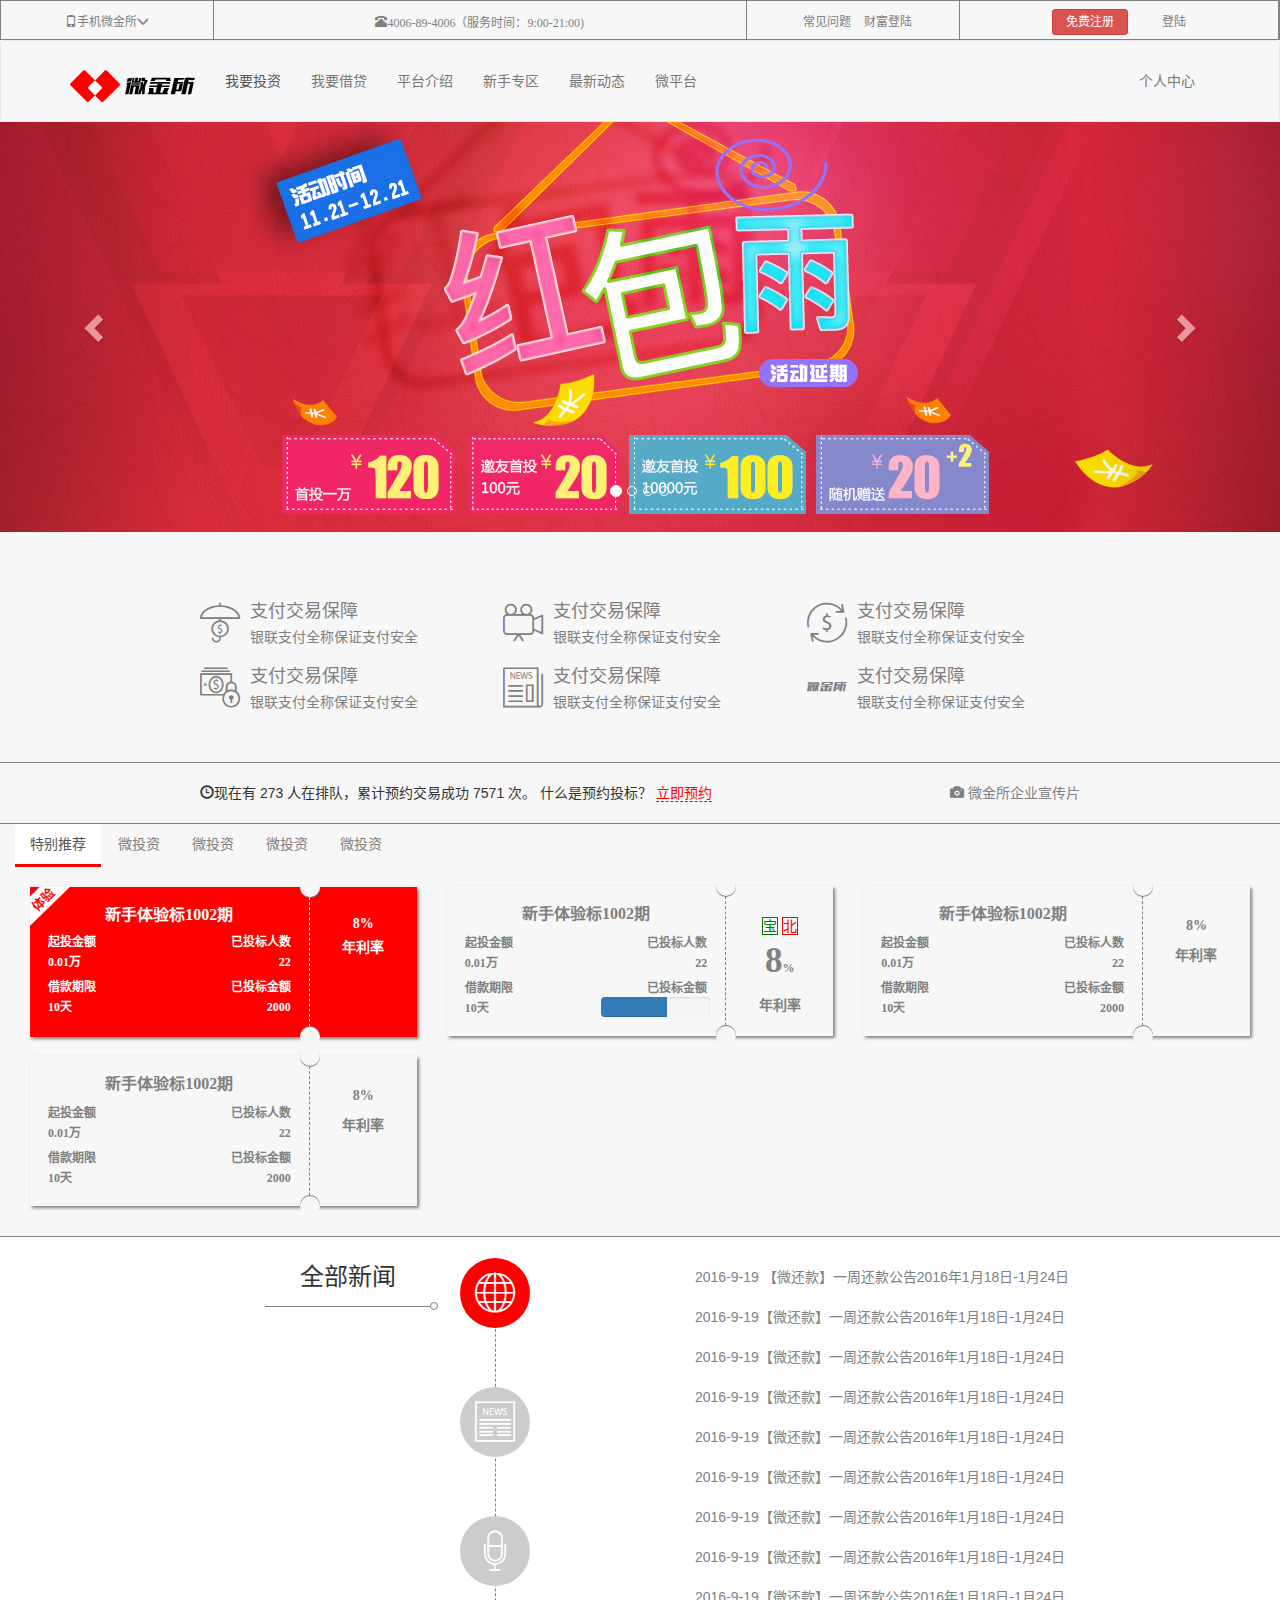
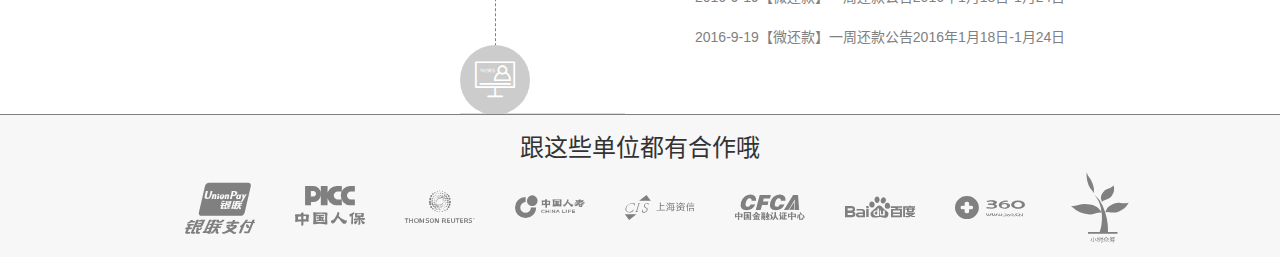
<file: index.html>
<!DOCTYPE html>
<!-- 网站的语言 是中文 -->
<html lang="zh-CN">

<head>
        <!-- 编码格式是 utf-8 -->
        <meta charset="utf-8">
        <!-- 使用 最新式 ie 内核渲染 
    国内某些 所谓的 双核浏览器 或者是 直接 使用webkit去渲染
    -->
        <meta http-equiv="X-UA-Compatible" content="IE=edge">
        <!-- 视口属性
    没有设置 禁用 用户缩放, 如果有需求可以添加
     -->
        <meta name="viewport" content="width=device-width, initial-scale=1,user-scalable=no">
        <!-- 上述3个meta标签*必须*放在最前面，任何其他内容都*必须*跟随其后！ -->
        <title>微金所响应式布局首页</title>
        <!-- Bootstrap -->
        <link href="lib/css/bootstrap.min.css" rel="stylesheet">
        <!-- 
    media queries 媒体查询
 -->
        <!-- HTML5 shim and Respond.js for IE8 support of HTML5 elements and media queries -->
        <!-- WARNING: Respond.js doesn't work if you view the page via file:// -->
        <!-- hack写法 当lt less than 小于 ie9的时候  -->
        <!--[if lt IE 9]>
    <script src="lib/js/html5shiv.js"></script> 
        <script src="lib/js/respond.js"></script>
    <![endif]-->
        <!-- 导入自己的css -->
        <!-- 导入一个 base即可  base中 定义的是 我们的 字体图标-->
        <link rel="stylesheet" type="text/css" href="css/base.css">
        <!--  里面添加了 我们自定义的 导航栏 样式 -->
        <link rel="stylesheet" type="text/css" href="css/wjs.css">
</head>

<body>
        <!-- 顶部的 通栏 -->
        <div class="header hidden-md hidden-sm  hidden-xs ">
                <!-- 通栏的 栅格 -->
                <div class="container-fluid">
                        <div class="row">
                                <!-- 第一个单元格 -->
                                <div class="col-md-2 first">
                                        <a href="javascript:void(0)" class=''><span class='glyphicon glyphicon-phone'></span>手机微金所<span class='glyphicon glyphicon-menu-down'></span>
                        <img src="images/code.jpg" alt="">
                          </a>
                                </div>
                                <!-- 第二个单元格 -->
                                <div class="col-md-5 second">
                                        <a href='#' class='glyphicon glyphicon-phone-alt'>4006-89-4006（服务时间：9:00-21:00)</a>
                                </div>
                                <!-- 第三个单元格 -->
                                <div class="col-md-2 third">
                                        <a href="#">常见问题</a>
                                        <a href="#">财富登陆</a>
                                </div>
                                <div class="col-md-3 fourth">
                                        <a href="" class='btn btn-danger btn-xs'>免费注册</a>
                                        <a href="" class='login'>
                            登陆
                        </a>
                                </div>
                        </div>
                </div>
        </div>
        <!-- 下方的 导航栏 -->
        <nav class="navbar wjs-default">
                <div class="container">
                        <!-- Brand and toggle get grouped for better mobile display -->
                        <div class="navbar-header">
                                <button type="button" class="navbar-toggle collapsed" data-toggle="collapse" data-target="#bs-example-navbar-collapse-1" aria-expanded="false">
                                        <span class="sr-only">Toggle navigation</span>
                                        <span class="icon-bar"></span>
                                        <span class="icon-bar"></span>
                                        <span class="icon-bar"></span>
                                </button>
                                <a class="navbar-brand" href="#">
                                        <span class='wjsfont wjsfont-logo'></span>
                                        <span class='wjsfont wjsfont-name'></span>
                                </a>
                        </div>
                        <!-- Collect the nav links, forms, and other content for toggling -->
                        <div class="collapse navbar-collapse" id="bs-example-navbar-collapse-1">
                                <ul class="nav navbar-nav">
                                        <li class="active"><a href="#">我要投资<span class="sr-only">(current)</span></a></li>
                                        <li><a href="#">我要借贷</a></li>
                                        <li><a href="#">平台介绍</a></li>
                                        <li><a href="#">新手专区</a></li>
                                        <li><a href="#">最新动态</a></li>
                                        <li><a href="#">微平台</a></li>
                                </ul>
                                <ul class="nav navbar-nav navbar-right hidden-sm">
                                        <li><a href="#">个人中心</a></li>
                                </ul>
                        </div>
                        <!-- /.navbar-collapse -->
                </div>
                <!-- /.container-fluid -->
        </nav>
        <!-- 轮播图 -->
        <div id="carousel-example-generic" class="carousel slide" data-ride="carousel">
                <!-- Indicators -->
                <ol class="carousel-indicators">
                        <li data-target="#carousel-example-generic" data-slide-to="0" class="active"></li>
                        <li data-target="#carousel-example-generic" data-slide-to="1"></li>
                        <li data-target="#carousel-example-generic" data-slide-to="2"></li>
                        <li data-target="#carousel-example-generic" data-slide-to="3"></li>
                </ol>
                <!-- Wrapper for slides -->
                <div class="carousel-inner" role="listbox">
                        <div class="item active">
                                <a href="#" class='move-image img01 hidden-xs'></a>
                                <a href="#" class='hidden-sm hidden-md hidden-lg'>
                                        <img src="images/slide_01_640x340.jpg" alt="">
                                </a>
                        </div>
                        <div class="item">
                                <!-- 两套方案  -->
                                <a href="#" class='move-image img02 hidden-xs'></a><!-- 桌面视口 -->
                                <a href="#" class='hidden-sm hidden-md hidden-lg'><!-- 移动端视口,小视口wjs -->
                                        <img src="images/slide_02_640x340.jpg" alt="">
                                </a>
                        </div>
                        <div class="item">
                                <a href="#" class='move-image img03 hidden-xs'></a>
                                <a href="#" class='hidden-sm hidden-md hidden-lg'>
                                        <img src="images/slide_03_640x340.jpg" alt="">
                                </a>
                        </div>
                        <div class="item">
                                <a href="#" class='move-image img04 hidden-xs'></a>
                                <a href="#" class='hidden-sm hidden-md hidden-lg'>
                                        <img src="images/slide_04_640x340.jpg" alt="">
                                </a>
                        </div>
                </div>
                <!-- Controls -->
                <a class="left carousel-control" href="#carousel-example-generic" role="button" data-slide="prev">
                        <span class="glyphicon glyphicon-chevron-left" aria-hidden="true"></span>
                        <span class="sr-only">Previous</span>
                </a>
                <a class="right carousel-control" href="#carousel-example-generic" role="button" data-slide="next">
                        <span class="glyphicon glyphicon-chevron-right" aria-hidden="true"></span>
                        <span class="sr-only">Next</span>
                </a>
        </div>
        <!-- 微金所 信息 -->
        <div class='info'>
                <div class="container">
                        <div class="row">
                                <div class="col-md-4 col-sm-6 hidden-xs item">
                                        <a href='#'>
                                                <div class="media">
                                                        <div class="media-left">
                                                                <span class='wjsfont wjsfont-e901'></span>
                                                        </div>
                                                        <div class="media-body">
                                                                <h4 class="media-heading">支付交易保障</h4> 银联支付全称保证支付安全
                                                        </div>
                                                </div>
                                        </a>
                                </div>
                                <div class="col-md-4 col-sm-6 hidden-xs item">
                                        <a href='#'>
                                                <div class="media">
                                                        <div class="media-left">
                                                                <span class='wjsfont wjsfont-e905'></span>
                                                        </div>
                                                        <div class="media-body">
                                                                <h4 class="media-heading">支付交易保障</h4> 银联支付全称保证支付安全
                                                        </div>
                                                </div>
                                        </a>
                                </div>
                                <div class="col-md-4 col-sm-6 hidden-xs item">
                                        <a href='#'>
                                                <div class="media">
                                                        <div class="media-left">
                                                                <span class='wjsfont wjsfont-e904'></span>
                                                        </div>
                                                        <div class="media-body">
                                                                <h4 class="media-heading">支付交易保障</h4> 银联支付全称保证支付安全
                                                        </div>
                                                </div>
                                        </a>
                                </div>
                                <div class="col-md-4 col-sm-6 hidden-xs item">
                                        <a href='#'>
                                                <div class="media">
                                                        <div class="media-left">
                                                                <span class='wjsfont wjsfont-e903'></span>
                                                        </div>
                                                        <div class="media-body">
                                                                <h4 class="media-heading">支付交易保障</h4> 银联支付全称保证支付安全
                                                        </div>
                                                </div>
                                        </a>
                                </div>
                                <div class="col-md-4 col-sm-6 hidden-xs item">
                                        <a href='#'>
                                                <div class="media">
                                                        <div class="media-left">
                                                                <span class='wjsfont wjsfont-e902'></span>
                                                        </div>
                                                        <div class="media-body">
                                                                <h4 class="media-heading">支付交易保障</h4> 银联支付全称保证支付安全
                                                        </div>
                                                </div>
                                        </a>
                                </div>
                                <div class="col-md-4 col-sm-6 hidden-xs item">
                                        <a href='#'>
                                                <div class="media">
                                                        <div class="media-left">
                                                                <span class='wjsfont wjsfont-name'></span>
                                                        </div>
                                                        <div class="media-body">
                                                                <h4 class="media-heading">支付交易保障</h4> 银联支付全称保证支付安全
                                                        </div>
                                                </div>
                                        </a>
                                </div>
                        </div>
                </div>
        </div>
        <!-- 微金所 的预约信息 -->
        <div class="book">
                <div class='container'>
                        <div class="pull-left">
                                <span class='glyphicon glyphicon-time'></span>现在有 273 人在排队，累计预约交易成功 7571 次。 什么是预约投标？
                                <a href="#" class='bookNow'>立即预约</a>
                        </div>
                        <div class="pull-right hidden-xs">
                                <a href="#" class='movie'>
                                        <span class='glyphicon glyphicon-camera'></span> 微金所企业宣传片
                                </a>
                        </div>
                </div>
        </div>
        <!-- 下方的产品信息 -->
        <div class='wjs_products'>
                <!-- Nav tabs  导航的 部分-->
                <ul class="nav  wjs-tabs" role="tablist">
                        <li role="presentation" class="active"><a href="#product_01" aria-controls="home" role="tab" data-toggle="tab">特别推荐</a></li>
                        <li role="presentation"><a href="#product_02" aria-controls="profile" role="tab" data-toggle="tab">微投资</a></li>
                        <li role="presentation"><a href="#product_03" aria-controls="messages" role="tab" data-toggle="tab">微投资</a></li>
                        <li role="presentation"><a href="#product_04" aria-controls="settings" role="tab" data-toggle="tab">微投资</a></li>
                        <li role="presentation"><a href="#product_05" aria-controls="settings" role="tab" data-toggle="tab">微投资</a></li>
                </ul>
                <!-- Tab panes  内容区块-->
                <div class="tab-content">
                        <div role="tabpanel" class="tab-pane active" id="product_01">
                                <!--  容器 class的选择
                                    固定宽度  container
                                    会跟着 缩放 container-fluid
                          -->
                                <div class="container-fluid">
                                        <div class="row items">
                                                <!-- 第一个盒子 -->
                                                <div class="col-md-4 col-sm-6 col-xs-12 item">
                                                        <a href="#" class='product_box active wjsfont wjsfont-e915'>
                                                                <div class='box_right'>
                                                                        <p>8<span>%</span></p>
                                                                        <p>年利率</p>
                                                                </div>
                                                                <!-- 排位靠前的 标签 先渲染 -->
                                                                <!-- 左边的 盒子 -->
                                                                <div class='box_left'>
                                                                        <h3>新手体验标1002期</h3>
                                                                        <div class="col-xs-6 left_col">
                                                                                <p>起投金额</p>
                                                                                <p>0.01万</p>
                                                                        </div>
                                                                        <div class="col-xs-6 right_col">
                                                                                <p>已投标人数</p>
                                                                                <p>22</p>
                                                                        </div>
                                                                        <div class="col-xs-6 left_col">
                                                                                <p>借款期限</p>
                                                                                <p>10天</p>
                                                                        </div>
                                                                        <div class="col-xs-6 right_col">
                                                                                <p>已投标金额</p>
                                                                                <p>2000</p>
                                                                        </div>
                                                                </div>
                                                        </a>
                                                </div>
                                                <!-- 第二个盒子 -->
                                                <div class="col-md-4 col-sm-6 col-xs-12 item">
                                                        <a href="#" class='product_box  '>
                                                                <div class='box_right'>
                                                                        <div class='popinfo_box'>
                                                                                <span data-toggle="tooltip" data-placement="top" title="我还是个宝宝">宝</span>
                                                                                <span data-toggle="tooltip" data-placement="top" title="北京欢迎你">北</span>
                                                                        </div>
                                                                        <p class='percent'>8<span>%</span></p>
                                                                        <p>年利率</p>
                                                                </div>
                                                                <!-- 排位靠前的 标签 先渲染 -->
                                                                <!-- 左边的 盒子 -->
                                                                <div class='box_left'>
                                                                        <h3>新手体验标1002期</h3>
                                                                        <div class="col-xs-6 left_col">
                                                                                <p>起投金额</p>
                                                                                <p>0.01万</p>
                                                                        </div>
                                                                        <div class="col-xs-6 right_col">
                                                                                <p>已投标人数</p>
                                                                                <p>22</p>
                                                                        </div>
                                                                        <div class="col-xs-6 left_col">
                                                                                <p>借款期限</p>
                                                                                <p>10天</p>
                                                                        </div>
                                                                        <div class="col-xs-6 right_col">
                                                                                <p>已投标金额</p>
                                                                                <div class="progress">
                                                                                        <div class="progress-bar" role="progressbar" aria-valuenow="60" aria-valuemin="0" aria-valuemax="100" style="width: 60%;">
                                                                                                <span class="sr-only">60% Complete</span>
                                                                                        </div>
                                                                                </div>
                                                                        </div>
                                                                </div>
                                                        </a>
                                                </div>
                                                <div class="col-md-4 col-sm-6 col-xs-12 item">
                                                        <a href="#" class='product_box  '>
                                                                <div class='box_right'>
                                                                        <p>8<span>%</span></p>
                                                                        <p>年利率</p>
                                                                </div>
                                                                <!-- 排位靠前的 标签 先渲染 -->
                                                                <!-- 左边的 盒子 -->
                                                                <div class='box_left'>
                                                                        <h3>新手体验标1002期</h3>
                                                                        <div class="col-xs-6 left_col">
                                                                                <p>起投金额</p>
                                                                                <p>0.01万</p>
                                                                        </div>
                                                                        <div class="col-xs-6 right_col">
                                                                                <p>已投标人数</p>
                                                                                <p>22</p>
                                                                        </div>
                                                                        <div class="col-xs-6 left_col">
                                                                                <p>借款期限</p>
                                                                                <p>10天</p>
                                                                        </div>
                                                                        <div class="col-xs-6 right_col">
                                                                                <p>已投标金额</p>
                                                                                <p>2000</p>
                                                                        </div>
                                                                </div>
                                                        </a>
                                                </div>
                                                <div class="col-md-4 col-sm-6 col-xs-12 item">
                                                        <a href="#" class='product_box  '>
                                                                <div class='box_right'>
                                                                        <p>8<span>%</span></p>
                                                                        <p>年利率</p>
                                                                </div>
                                                                <!-- 排位靠前的 标签 先渲染 -->
                                                                <!-- 左边的 盒子 -->
                                                                <div class='box_left'>
                                                                        <h3>新手体验标1002期</h3>
                                                                        <div class="col-xs-6 left_col">
                                                                                <p>起投金额</p>
                                                                                <p>0.01万</p>
                                                                        </div>
                                                                        <div class="col-xs-6 right_col">
                                                                                <p>已投标人数</p>
                                                                                <p>22</p>
                                                                        </div>
                                                                        <div class="col-xs-6 left_col">
                                                                                <p>借款期限</p>
                                                                                <p>10天</p>
                                                                        </div>
                                                                        <div class="col-xs-6 right_col">
                                                                                <p>已投标金额</p>
                                                                                <p>2000</p>
                                                                        </div>
                                                                </div>
                                                        </a>
                                                </div>
                                        </div>
                                </div>
                        </div>
                        <div role="tabpanel" class="tab-pane" id="product_02">2</div>
                        <div role="tabpanel" class="tab-pane" id="product_03">3</div>
                        <div role="tabpanel" class="tab-pane" id="product_04">4</div>
                        <div role="tabpanel" class="tab-pane" id="product_05">5</div>
                </div>
        </div>
        <!--  新闻部分 -->
        <div class="wjs_news">
                <div class="container">
                        <div class="row">
                                <div class='col-md-2 col-md-offset-2'>
                                        <h3>全部新闻</h3>
                                </div>
                                <!-- 栅格2 放置的是 tab标签页 标签栏 -->
                                <div class='col-md-2'>
                                        <div class='tab_line hidden-xs'></div>
                                        <ul class="nav wjs-news-tabs" role="tablist">
                                                <li role="presentation" class="active">
                                                        <a href="#new01" aria-controls="home" role="tab" data-toggle="tab" class='wjsfont wjsfont-new01'></a>
                                                </li>
                                                <li role="presentation">
                                                        <a class='wjsfont wjsfont-new02' href="#new02" aria-controls="profile" role="tab" data-toggle="tab"></a>
                                                </li>
                                                <li role="presentation">
                                                        <a class='wjsfont wjsfont-new03' href="#new03" aria-controls="messages" role="tab" data-toggle="tab"></a>
                                                </li>
                                                <li role="presentation">
                                                        <a class='wjsfont wjsfont-new04' href="#new04" aria-controls="settings" role="tab" data-toggle="tab"></a>
                                                </li>
                                        </ul>
                                </div>
                                <!-- 栅格3 放置的是 tab标签页的 内容 -->
                                <div class='col-md-6'>
                                        <div class="tab-content">
                                                <div role="tabpanel" class="tab-pane active" id="new01">
                                                        <ul>
                                                                <li><a href="#"><span class='hidden-xs'>2016-9-19</span> 【微还款】一周还款公告2016年1月18日-1月24日</a></li>
                                                                <li><a href="#"><span class='hidden-xs'>2016-9-19</span>【微还款】一周还款公告2016年1月18日-1月24日</a></li>
                                                                <li><a href="#"><span class='hidden-xs'>2016-9-19</span>【微还款】一周还款公告2016年1月18日-1月24日</a></li>
                                                                <li><a href="#"><span class='hidden-xs'>2016-9-19</span>【微还款】一周还款公告2016年1月18日-1月24日</a></li>
                                                                <li><a href="#"><span class='hidden-xs'>2016-9-19</span>【微还款】一周还款公告2016年1月18日-1月24日</a></li>
                                                                <li><a href="#"><span class='hidden-xs'>2016-9-19</span>【微还款】一周还款公告2016年1月18日-1月24日</a></li>
                                                                <li><a href="#"><span class='hidden-xs'>2016-9-19</span>【微还款】一周还款公告2016年1月18日-1月24日</a></li>
                                                                <li><a href="#"><span class='hidden-xs'>2016-9-19</span>【微还款】一周还款公告2016年1月18日-1月24日</a></li>
                                                                <li><a href="#"><span class='hidden-xs'>2016-9-19</span>【微还款】一周还款公告2016年1月18日-1月24日</a></li>
                                                                <li><a href="#"><span class='hidden-xs'>2016-9-19</span>【微还款】一周还款公告2016年1月18日-1月24日</a></li>
                                                        </ul>
                                                </div>
                                                <div role="tabpanel" class="tab-pane" id="new02">2</div>
                                                <div role="tabpanel" class="tab-pane" id="new03">3</div>
                                                <div role="tabpanel" class="tab-pane" id="new04">4</div>
                                        </div>
                                </div>
                        </div>
                </div>
        </div>

        <!-- 定义合作 单位的布局效果 -->
        <div class="friend_company">
            <div class="container">
            <h3>跟这些单位都有合作哦</h3>
                <ul>
                    <li><a href="#" class="wjsfont wjsfont-partner01"></a></li>
                    <li><a href="#" class="wjsfont wjsfont-partner02"></a></li>
                    <li><a href="#" class="wjsfont wjsfont-partner03"></a></li>
                    <li><a href="#" class="wjsfont wjsfont-partner04"></a></li>
                    <li><a href="#" class="wjsfont wjsfont-partner05"></a></li>
                    <li><a href="#" class="wjsfont wjsfont-partner06"></a></li>
                    <li><a href="#" class="wjsfont wjsfont-partner07"></a></li>
                    <li><a href="#" class="wjsfont wjsfont-partner08"></a></li>
                    <li><a href="#" class="wjsfont wjsfont-partner09"></a></li>
                </ul>
            </div>
        </div>
</body>

</html>
<!-- jQuery (necessary for Bootstrap's JavaScript plugins) bootstrap是基于jq的-->
<script src="lib/js/jquery.min.js"></script>
<!-- Include all compiled plugins (below), or include individual files as needed 导入boot的一些js -->
<script src="lib/js/bootstrap.min.js"></script>
<!-- 导入 我们自定义的 js代码 -->
<script type="text/javascript" src='js/wjs.js'></script>
</file>
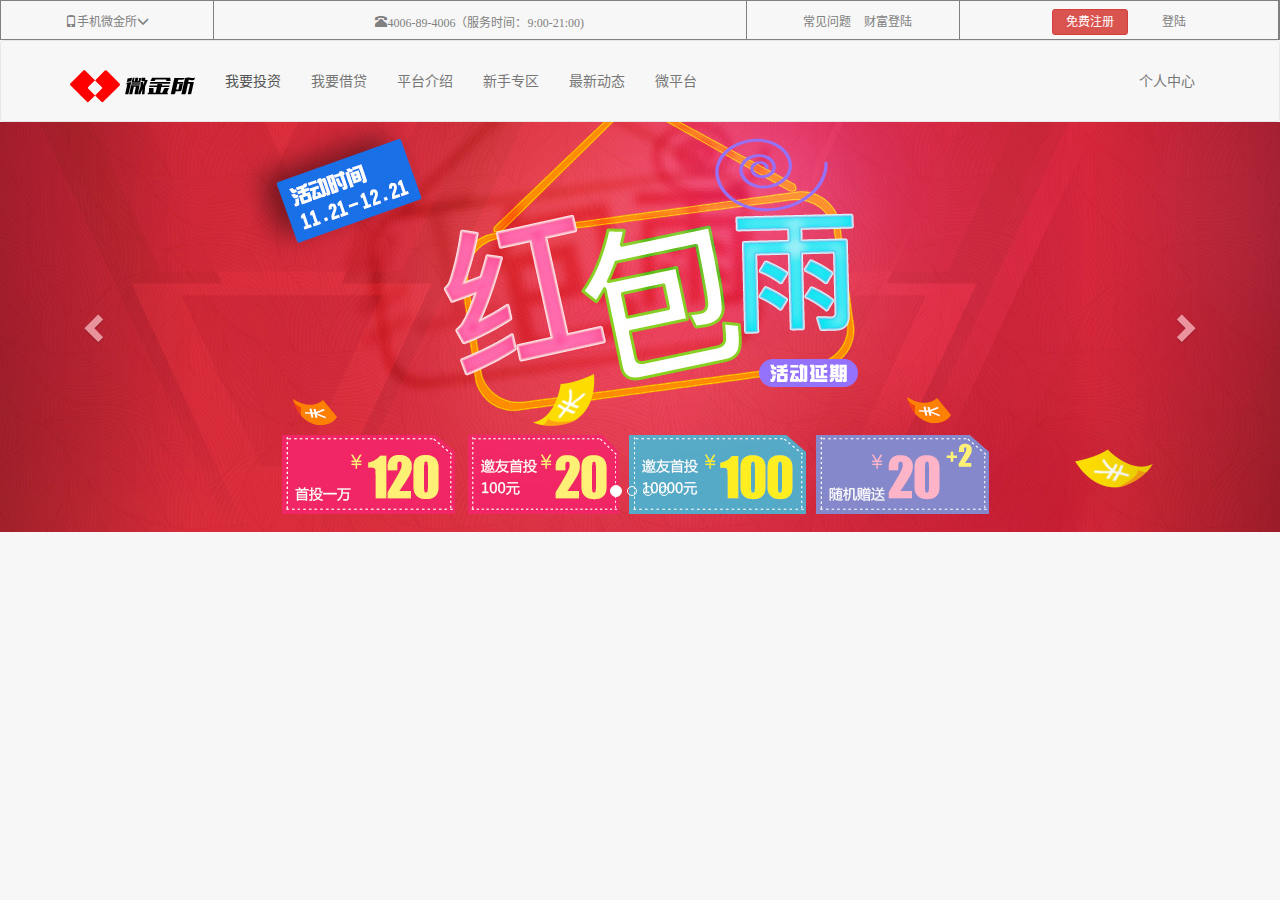
<file: 04.wjs_轮播图.html>
<!DOCTYPE html>
<!-- 网站的语言 是中文 -->
<html lang="zh-CN">

<head>
        <!-- 编码格式是 utf-8 -->
        <meta charset="utf-8">
        <!-- 使用 最新式 ie 内核渲染 
	国内某些 所谓的 双核浏览器 或者是 直接 使用webkit去渲染
    -->
        <meta http-equiv="X-UA-Compatible" content="IE=edge">
        <!-- 视口属性
	没有设置 禁用 用户缩放, 如果有需求可以添加
     -->
        <meta name="viewport" content="width=device-width, initial-scale=1,user-scalable=no">
        <!-- 上述3个meta标签*必须*放在最前面，任何其他内容都*必须*跟随其后！ -->
        <title>bootstrap的模板页</title>
        <!-- Bootstrap -->
        <link href="lib/css/bootstrap.min.css" rel="stylesheet">
        <!-- 
	media queries 媒体查询
 -->
        <!-- HTML5 shim and Respond.js for IE8 support of HTML5 elements and media queries -->
        <!-- WARNING: Respond.js doesn't work if you view the page via file:// -->
        <!-- hack写法 当lt less than 小于 ie9的时候  -->

        <!--[if lt IE 9]>
	<script src="lib/js/html5shiv.js"></script> 
     	<script src="lib/js/respond.js"></script>
    <![endif]-->

    <!-- 导入自己的css -->
    <!-- 导入一个 base即可  base中 定义的是 我们的 字体图标-->
    <link rel="stylesheet" type="text/css" href="css/base.css">
    <!--  里面添加了 我们自定义的 导航栏 样式 -->
    <link rel="stylesheet" type="text/css" href="css/wjs.css">
</head>

<body>
<!-- 顶部的 通栏 -->
       <div class="header hidden-md hidden-sm  hidden-xs ">
       <!-- 通栏的 栅格 -->
            <div class="container-fluid">
                <div class="row">
                <!-- 第一个单元格 -->
                    <div class="col-md-2 first">
                        <a href="javascript:void(0)" class=''><span class='glyphicon glyphicon-phone'></span>手机微金所<span class='glyphicon glyphicon-menu-down'></span>
                        <img src="images/code.jpg" alt="">
                          </a>

                    </div>
                    <!-- 第二个单元格 -->
                    <div class="col-md-5 second">
                            <a href='#' class='glyphicon glyphicon-phone-alt'>4006-89-4006（服务时间：9:00-21:00)</a>
                    </div>
                    <!-- 第三个单元格 -->
                    <div class="col-md-2 third">
                        <a href="#">常见问题</a>
                        <a href="#">财富登陆</a>
                    </div>
                    <div class="col-md-3 fourth">
                        <a href="" class='btn btn-danger btn-xs'>免费注册</a>
                        <a href="" class='login'>
                            登陆
                        </a>
                    </div>
                </div>
            </div>
       </div>
       <!-- 下方的 导航栏 -->
       <nav class="navbar wjs-default">
                <div class="container">
                        <!-- Brand and toggle get grouped for better mobile display -->
                        <div class="navbar-header">
                                <button type="button" class="navbar-toggle collapsed" data-toggle="collapse" data-target="#bs-example-navbar-collapse-1" aria-expanded="false">
                                        <span class="sr-only">Toggle navigation</span>
                                        <span class="icon-bar"></span>
                                        <span class="icon-bar"></span>
                                        <span class="icon-bar"></span>
                                </button>
                                <a class="navbar-brand" href="#">
                                    <span class='wjsfont wjsfont-logo'></span>
                                    <span class='wjsfont wjsfont-name'></span>
                                </a>
                        </div>
                        <!-- Collect the nav links, forms, and other content for toggling -->
                        <div class="collapse navbar-collapse" id="bs-example-navbar-collapse-1">
                                <ul class="nav navbar-nav">
                                        <li class="active"><a href="#">我要投资<span class="sr-only">(current)</span></a></li>
                                        <li ><a href="#">我要借贷</a></li>
                                        <li><a href="#">平台介绍</a></li>
                                        <li><a href="#">新手专区</a></li>
                                        <li><a href="#">最新动态</a></li>
                                        <li><a href="#">微平台</a></li>
                                </ul>
                                <ul class="nav navbar-nav navbar-right hidden-sm">
                                        <li><a href="#">个人中心</a></li>
                                </ul>
                        </div>
                        <!-- /.navbar-collapse -->
                </div>
                <!-- /.container-fluid -->
        </nav>

        <!-- 轮播图 -->
          <div id="carousel-example-generic" class="carousel slide" data-ride="carousel">
                <!-- Indicators -->
                <ol class="carousel-indicators">
                        <li data-target="#carousel-example-generic" data-slide-to="0" class="active"></li>
                        <li data-target="#carousel-example-generic" data-slide-to="1"></li>
                        <li data-target="#carousel-example-generic" data-slide-to="2"></li>
                        <li data-target="#carousel-example-generic" data-slide-to="3"></li>
                </ol>
                <!-- Wrapper for slides -->
                <div class="carousel-inner" role="listbox">
                        <div class="item active">
                        <a href="#" class='move-image img01 hidden-xs'></a>
                                <a href="#" class='hidden-sm hidden-md hidden-lg'>
                                    <img src="images/slide_01_640x340.jpg" alt="">
                                </a>
                        </div>
                        <div class="item">
                        <!-- 两套方案  -->
                        <a href="#" class='move-image img02 hidden-xs'></a>
                                <a href="#" class='hidden-sm hidden-md hidden-lg'>
                                     <img src="images/slide_02_640x340.jpg" alt="">
                                </a>
                        </div>
                         <div class="item">
                          <a href="#" class='move-image img03 hidden-xs'></a>
                                <a href="#" class='hidden-sm hidden-md hidden-lg'>
                                     <img src="images/slide_03_640x340.jpg" alt="">
                                </a>
                        </div>
                         <div class="item" >
                          <a href="#" class='move-image img04 hidden-xs'></a>
                                <a href="#" class='hidden-sm hidden-md hidden-lg'>
                                     <img src="images/slide_04_640x340.jpg" alt="">
                                </a>
                        </div>
                </div>
                <!-- Controls -->
                <a class="left carousel-control" href="#carousel-example-generic" role="button" data-slide="prev">
                        <span class="glyphicon glyphicon-chevron-left" aria-hidden="true"></span>
                        <span class="sr-only">Previous</span>
                </a>
                <a class="right carousel-control" href="#carousel-example-generic" role="button" data-slide="next">
                        <span class="glyphicon glyphicon-chevron-right" aria-hidden="true"></span>
                        <span class="sr-only">Next</span>
                </a>
        </div>
</body>

</html>
<!-- jQuery (necessary for Bootstrap's JavaScript plugins) bootstrap是基于jq的-->
<script src="lib/js/jquery.min.js"></script>
<!-- Include all compiled plugins (below), or include individual files as needed 导入boot的一些js -->
<script src="lib/js/bootstrap.min.js"></script>

<!-- 导入 我们自定义的 js代码 -->
<script type="text/javascript" src='js/wjs.js'></script>
</file>
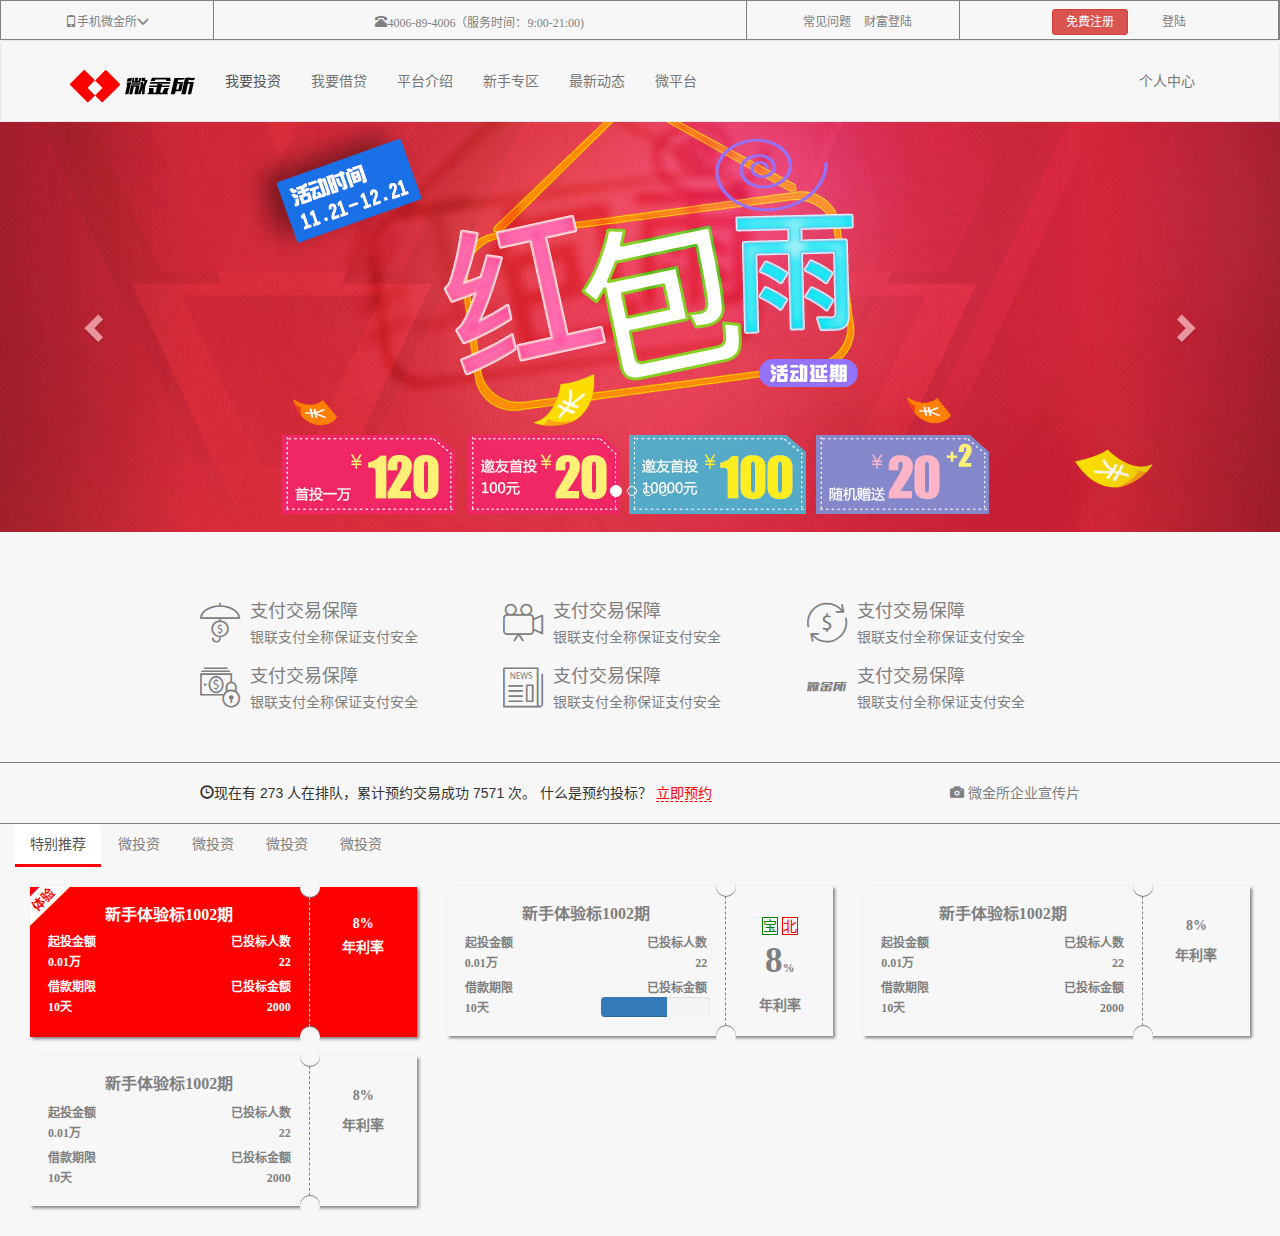
<file: 05.wjs_产品列表.html>
<!DOCTYPE html>
<!-- 网站的语言 是中文 -->
<html lang="zh-CN">

<head>
        <!-- 编码格式是 utf-8 -->
        <meta charset="utf-8">
        <!-- 使用 最新式 ie 内核渲染 
    国内某些 所谓的 双核浏览器 或者是 直接 使用webkit去渲染
    -->
        <meta http-equiv="X-UA-Compatible" content="IE=edge">
        <!-- 视口属性
    没有设置 禁用 用户缩放, 如果有需求可以添加
     -->
        <meta name="viewport" content="width=device-width, initial-scale=1,user-scalable=no">
        <!-- 上述3个meta标签*必须*放在最前面，任何其他内容都*必须*跟随其后！ -->
        <title>bootstrap的模板页</title>
        <!-- Bootstrap -->
        <link href="lib/css/bootstrap.min.css" rel="stylesheet">
        <!-- 
    media queries 媒体查询
 -->
        <!-- HTML5 shim and Respond.js for IE8 support of HTML5 elements and media queries -->
        <!-- WARNING: Respond.js doesn't work if you view the page via file:// -->
        <!-- hack写法 当lt less than 小于 ie9的时候  -->
        <!--[if lt IE 9]>
    <script src="lib/js/html5shiv.js"></script> 
        <script src="lib/js/respond.js"></script>
    <![endif]-->
        <!-- 导入自己的css -->
        <!-- 导入一个 base即可  base中 定义的是 我们的 字体图标-->
        <link rel="stylesheet" type="text/css" href="css/base.css">
        <!--  里面添加了 我们自定义的 导航栏 样式 -->
        <link rel="stylesheet" type="text/css" href="css/wjs.css">
</head>

<body>
        <!-- 顶部的 通栏 -->
        <div class="header hidden-md hidden-sm  hidden-xs ">
                <!-- 通栏的 栅格 -->
                <div class="container-fluid">
                        <div class="row">
                                <!-- 第一个单元格 -->
                                <div class="col-md-2 first">
                                        <a href="javascript:void(0)" class=''><span class='glyphicon glyphicon-phone'></span>手机微金所<span class='glyphicon glyphicon-menu-down'></span>
                        <img src="images/code.jpg" alt="">
                          </a>
                                </div>
                                <!-- 第二个单元格 -->
                                <div class="col-md-5 second">
                                        <a href='#' class='glyphicon glyphicon-phone-alt'>4006-89-4006（服务时间：9:00-21:00)</a>
                                </div>
                                <!-- 第三个单元格 -->
                                <div class="col-md-2 third">
                                        <a href="#">常见问题</a>
                                        <a href="#">财富登陆</a>
                                </div>
                                <div class="col-md-3 fourth">
                                        <a href="" class='btn btn-danger btn-xs'>免费注册</a>
                                        <a href="" class='login'>
                            登陆
                        </a>
                                </div>
                        </div>
                </div>
        </div>
        <!-- 下方的 导航栏 -->
        <nav class="navbar wjs-default">
                <div class="container">
                        <!-- Brand and toggle get grouped for better mobile display -->
                        <div class="navbar-header">
                                <button type="button" class="navbar-toggle collapsed" data-toggle="collapse" data-target="#bs-example-navbar-collapse-1" aria-expanded="false">
                                        <span class="sr-only">Toggle navigation</span>
                                        <span class="icon-bar"></span>
                                        <span class="icon-bar"></span>
                                        <span class="icon-bar"></span>
                                </button>
                                <a class="navbar-brand" href="#">
                                        <span class='wjsfont wjsfont-logo'></span>
                                        <span class='wjsfont wjsfont-name'></span>
                                </a>
                        </div>
                        <!-- Collect the nav links, forms, and other content for toggling -->
                        <div class="collapse navbar-collapse" id="bs-example-navbar-collapse-1">
                                <ul class="nav navbar-nav">
                                        <li class="active"><a href="#">我要投资<span class="sr-only">(current)</span></a></li>
                                        <li><a href="#">我要借贷</a></li>
                                        <li><a href="#">平台介绍</a></li>
                                        <li><a href="#">新手专区</a></li>
                                        <li><a href="#">最新动态</a></li>
                                        <li><a href="#">微平台</a></li>
                                </ul>
                                <ul class="nav navbar-nav navbar-right hidden-sm">
                                        <li><a href="#">个人中心</a></li>
                                </ul>
                        </div>
                        <!-- /.navbar-collapse -->
                </div>
                <!-- /.container-fluid -->
        </nav>
        <!-- 轮播图 -->
        <div id="carousel-example-generic" class="carousel slide" data-ride="carousel">
                <!-- Indicators -->
                <ol class="carousel-indicators">
                        <li data-target="#carousel-example-generic" data-slide-to="0" class="active"></li>
                        <li data-target="#carousel-example-generic" data-slide-to="1"></li>
                        <li data-target="#carousel-example-generic" data-slide-to="2"></li>
                        <li data-target="#carousel-example-generic" data-slide-to="3"></li>
                </ol>
                <!-- Wrapper for slides -->
                <div class="carousel-inner" role="listbox">
                        <div class="item active">
                                <a href="#" class='move-image img01 hidden-xs'></a>
                                <a href="#" class='hidden-sm hidden-md hidden-lg'>
                                        <img src="images/slide_01_640x340.jpg" alt="">
                                </a>
                        </div>
                        <div class="item">
                                <!-- 两套方案  -->
                                <a href="#" class='move-image img02 hidden-xs'></a>
                                <a href="#" class='hidden-sm hidden-md hidden-lg'>
                                        <img src="images/slide_02_640x340.jpg" alt="">
                                </a>
                        </div>
                        <div class="item">
                                <a href="#" class='move-image img03 hidden-xs'></a>
                                <a href="#" class='hidden-sm hidden-md hidden-lg'>
                                        <img src="images/slide_03_640x340.jpg" alt="">
                                </a>
                        </div>
                        <div class="item">
                                <a href="#" class='move-image img04 hidden-xs'></a>
                                <a href="#" class='hidden-sm hidden-md hidden-lg'>
                                        <img src="images/slide_04_640x340.jpg" alt="">
                                </a>
                        </div>
                </div>
                <!-- Controls -->
                <a class="left carousel-control" href="#carousel-example-generic" role="button" data-slide="prev">
                        <span class="glyphicon glyphicon-chevron-left" aria-hidden="true"></span>
                        <span class="sr-only">Previous</span>
                </a>
                <a class="right carousel-control" href="#carousel-example-generic" role="button" data-slide="next">
                        <span class="glyphicon glyphicon-chevron-right" aria-hidden="true"></span>
                        <span class="sr-only">Next</span>
                </a>
        </div>
        <!-- 微金所 信息 -->
        <div class='info'>
                <div class="container">
                        <div class="row">
                                <div class="col-md-4 col-sm-6 hidden-xs item">
                                        <a href='#' >
                                                <div class="media">
                                                        <div class="media-left">
                                                                <span class='wjsfont wjsfont-e901'></span>
                                                        </div>
                                                        <div class="media-body">
                                                                <h4 class="media-heading">支付交易保障</h4>  银联支付全称保证支付安全
                                                        </div>
                                                </div>
                                        </a>
                                </div>
                                  <div class="col-md-4 col-sm-6 hidden-xs item">
                                        <a href='#' >
                                                <div class="media">
                                                        <div class="media-left">
                                                                <span class='wjsfont wjsfont-e905'></span>
                                                        </div>
                                                        <div class="media-body">
                                                                <h4 class="media-heading">支付交易保障</h4>  银联支付全称保证支付安全
                                                        </div>
                                                </div>
                                        </a>
                                </div>
                                  <div class="col-md-4 col-sm-6 hidden-xs item">
                                        <a href='#' >
                                                <div class="media">
                                                        <div class="media-left">
                                                                <span class='wjsfont wjsfont-e904'></span>
                                                        </div>
                                                        <div class="media-body">
                                                                <h4 class="media-heading">支付交易保障</h4>  银联支付全称保证支付安全
                                                        </div>
                                                </div>
                                        </a>
                                </div>
                                  <div class="col-md-4 col-sm-6 hidden-xs item">
                                        <a href='#' >
                                                <div class="media">
                                                        <div class="media-left">
                                                                <span class='wjsfont wjsfont-e903'></span>
                                                        </div>
                                                        <div class="media-body">
                                                                <h4 class="media-heading">支付交易保障</h4>  银联支付全称保证支付安全
                                                        </div>
                                                </div>
                                        </a>
                                </div>
                                  <div class="col-md-4 col-sm-6 hidden-xs item">
                                        <a href='#' >
                                                <div class="media">
                                                        <div class="media-left">
                                                                <span class='wjsfont wjsfont-e902'></span>
                                                        </div>
                                                        <div class="media-body">
                                                                <h4 class="media-heading">支付交易保障</h4>  银联支付全称保证支付安全
                                                        </div>
                                                </div>
                                        </a>
                                </div>
                                  <div class="col-md-4 col-sm-6 hidden-xs item">
                                        <a href='#' >
                                                <div class="media">
                                                        <div class="media-left">
                                                                <span class='wjsfont wjsfont-name'></span>
                                                        </div>
                                                        <div class="media-body">
                                                                <h4 class="media-heading">支付交易保障</h4>  银联支付全称保证支付安全
                                                        </div>
                                                </div>
                                        </a>
                                </div>
                        </div>
                </div>
        </div>

        <!-- 微金所 的预约信息 -->
        <div class="book">
           <div class='container'> 
                       <div class="pull-left">
                           <span class='glyphicon glyphicon-time'></span>现在有 273 人在排队，累计预约交易成功 7571 次。 什么是预约投标？
                           <a href="#" class='bookNow'>立即预约</a>
                       </div>
                        <div class="pull-right hidden-xs">
                            <a href="#" class='movie'>
                                <span class='glyphicon glyphicon-camera'></span>
                                 微金所企业宣传片
                            </a>
                        </div>
                </div>
        </div>

        <!-- 下方的产品信息 -->
         <div class='wjs_products'>
                <!-- Nav tabs  导航的 部分-->
                <ul class="nav  wjs-tabs" role="tablist">
                        <li role="presentation" class="active"><a href="#product_01" aria-controls="home" role="tab" data-toggle="tab">特别推荐</a></li>
                        <li role="presentation"><a href="#product_02" aria-controls="profile" role="tab" data-toggle="tab">微投资</a></li>
                        <li role="presentation"><a href="#product_03" aria-controls="messages" role="tab" data-toggle="tab">微投资</a></li>
                        <li role="presentation"><a href="#product_04" aria-controls="settings" role="tab" data-toggle="tab">微投资</a></li>
                        <li role="presentation"><a href="#product_05" aria-controls="settings" role="tab" data-toggle="tab">微投资</a></li>
                </ul>
                <!-- Tab panes  内容区块-->
                <div class="tab-content">
                        <div role="tabpanel" class="tab-pane active" id="product_01">
                                <!--  容器 class的选择
                                    固定宽度  container
                                    会跟着 缩放 container-fluid
                          -->
                                <div class="container-fluid">
                                        <div class="row items">
                                                <!-- 第一个盒子 -->
                                                <div class="col-md-4 col-sm-6 col-xs-12 item">
                                                        <a href="#" class='product_box active wjsfont wjsfont-e915'>
                                                                <div class='box_right'>
                                                                        <p>8<span>%</span></p>
                                                                        <p>年利率</p>
                                                                </div>
                                                                <!-- 排位靠前的 标签 先渲染 -->
                                                                <!-- 左边的 盒子 -->
                                                                <div class='box_left'>
                                                                        <h3>新手体验标1002期</h3>
                                                                        <div class="col-xs-6 left_col">
                                                                                <p>起投金额</p>
                                                                                <p>0.01万</p>
                                                                        </div>
                                                                        <div class="col-xs-6 right_col">
                                                                                <p>已投标人数</p>
                                                                                <p>22</p>
                                                                        </div>
                                                                        <div class="col-xs-6 left_col">
                                                                                <p>借款期限</p>
                                                                                <p>10天</p>
                                                                        </div>
                                                                        <div class="col-xs-6 right_col">
                                                                                <p>已投标金额</p>
                                                                                <p>2000</p>
                                                                        </div>
                                                                </div>
                                                        </a>
                                                </div>
                                                <!-- 第二个盒子 -->
                                                <div class="col-md-4 col-sm-6 col-xs-12 item">
                                                        <a href="#" class='product_box  '>
                                                                <div class='box_right'>
                                                                        <div class='popinfo_box'>
                                                                                <span data-toggle="tooltip" data-placement="top" title="我还是个宝宝">宝</span>
                                                                                <span data-toggle="tooltip" data-placement="top" title="北京欢迎你">北</span>
                                                                        </div>
                                                                        <p class='percent'>8<span>%</span></p>
                                                                        <p>年利率</p>
                                                                </div>
                                                                <!-- 排位靠前的 标签 先渲染 -->
                                                                <!-- 左边的 盒子 -->
                                                                <div class='box_left'>
                                                                        <h3>新手体验标1002期</h3>
                                                                        <div class="col-xs-6 left_col">
                                                                                <p>起投金额</p>
                                                                                <p>0.01万</p>
                                                                        </div>
                                                                        <div class="col-xs-6 right_col">
                                                                                <p>已投标人数</p>
                                                                                <p>22</p>
                                                                        </div>
                                                                        <div class="col-xs-6 left_col">
                                                                                <p>借款期限</p>
                                                                                <p>10天</p>
                                                                        </div>
                                                                        <div class="col-xs-6 right_col">
                                                                                <p>已投标金额</p>
                                                                                <div class="progress">
                                                                                        <div class="progress-bar" role="progressbar" aria-valuenow="60" aria-valuemin="0" aria-valuemax="100" style="width: 60%;">
                                                                                                <span class="sr-only">60% Complete</span>
                                                                                        </div>
                                                                                </div>
                                                                        </div>
                                                                </div>
                                                        </a>
                                                </div>
                                                <div class="col-md-4 col-sm-6 col-xs-12 item">
                                                        <a href="#" class='product_box  '>
                                                                <div class='box_right'>
                                                                        <p>8<span>%</span></p>
                                                                        <p>年利率</p>
                                                                </div>
                                                                <!-- 排位靠前的 标签 先渲染 -->
                                                                <!-- 左边的 盒子 -->
                                                                <div class='box_left'>
                                                                        <h3>新手体验标1002期</h3>
                                                                        <div class="col-xs-6 left_col">
                                                                                <p>起投金额</p>
                                                                                <p>0.01万</p>
                                                                        </div>
                                                                        <div class="col-xs-6 right_col">
                                                                                <p>已投标人数</p>
                                                                                <p>22</p>
                                                                        </div>
                                                                        <div class="col-xs-6 left_col">
                                                                                <p>借款期限</p>
                                                                                <p>10天</p>
                                                                        </div>
                                                                        <div class="col-xs-6 right_col">
                                                                                <p>已投标金额</p>
                                                                                <p>2000</p>
                                                                        </div>
                                                                </div>
                                                        </a>
                                                </div>
                                                <div class="col-md-4 col-sm-6 col-xs-12 item">
                                                        <a href="#" class='product_box  '>
                                                                <div class='box_right'>
                                                                        <p>8<span>%</span></p>
                                                                        <p>年利率</p>
                                                                </div>
                                                                <!-- 排位靠前的 标签 先渲染 -->
                                                                <!-- 左边的 盒子 -->
                                                                <div class='box_left'>
                                                                        <h3>新手体验标1002期</h3>
                                                                        <div class="col-xs-6 left_col">
                                                                                <p>起投金额</p>
                                                                                <p>0.01万</p>
                                                                        </div>
                                                                        <div class="col-xs-6 right_col">
                                                                                <p>已投标人数</p>
                                                                                <p>22</p>
                                                                        </div>
                                                                        <div class="col-xs-6 left_col">
                                                                                <p>借款期限</p>
                                                                                <p>10天</p>
                                                                        </div>
                                                                        <div class="col-xs-6 right_col">
                                                                                <p>已投标金额</p>
                                                                                <p>2000</p>
                                                                        </div>
                                                                </div>
                                                        </a>
                                                </div>
                                        </div>
                                </div>
                        </div>
                        <div role="tabpanel" class="tab-pane" id="product_02">2</div>
                        <div role="tabpanel" class="tab-pane" id="product_03">3</div>
                        <div role="tabpanel" class="tab-pane" id="product_04">4</div>
                        <div role="tabpanel" class="tab-pane" id="product_05">5</div>
                </div>
        </div>
</body>

</html>
<!-- jQuery (necessary for Bootstrap's JavaScript plugins) bootstrap是基于jq的-->
<script src="lib/js/jquery.min.js"></script>
<!-- Include all compiled plugins (below), or include individual files as needed 导入boot的一些js -->
<script src="lib/js/bootstrap.min.js"></script>
<!-- 导入 我们自定义的 js代码 -->
<script type="text/javascript" src='js/wjs.js'></script>
</file>
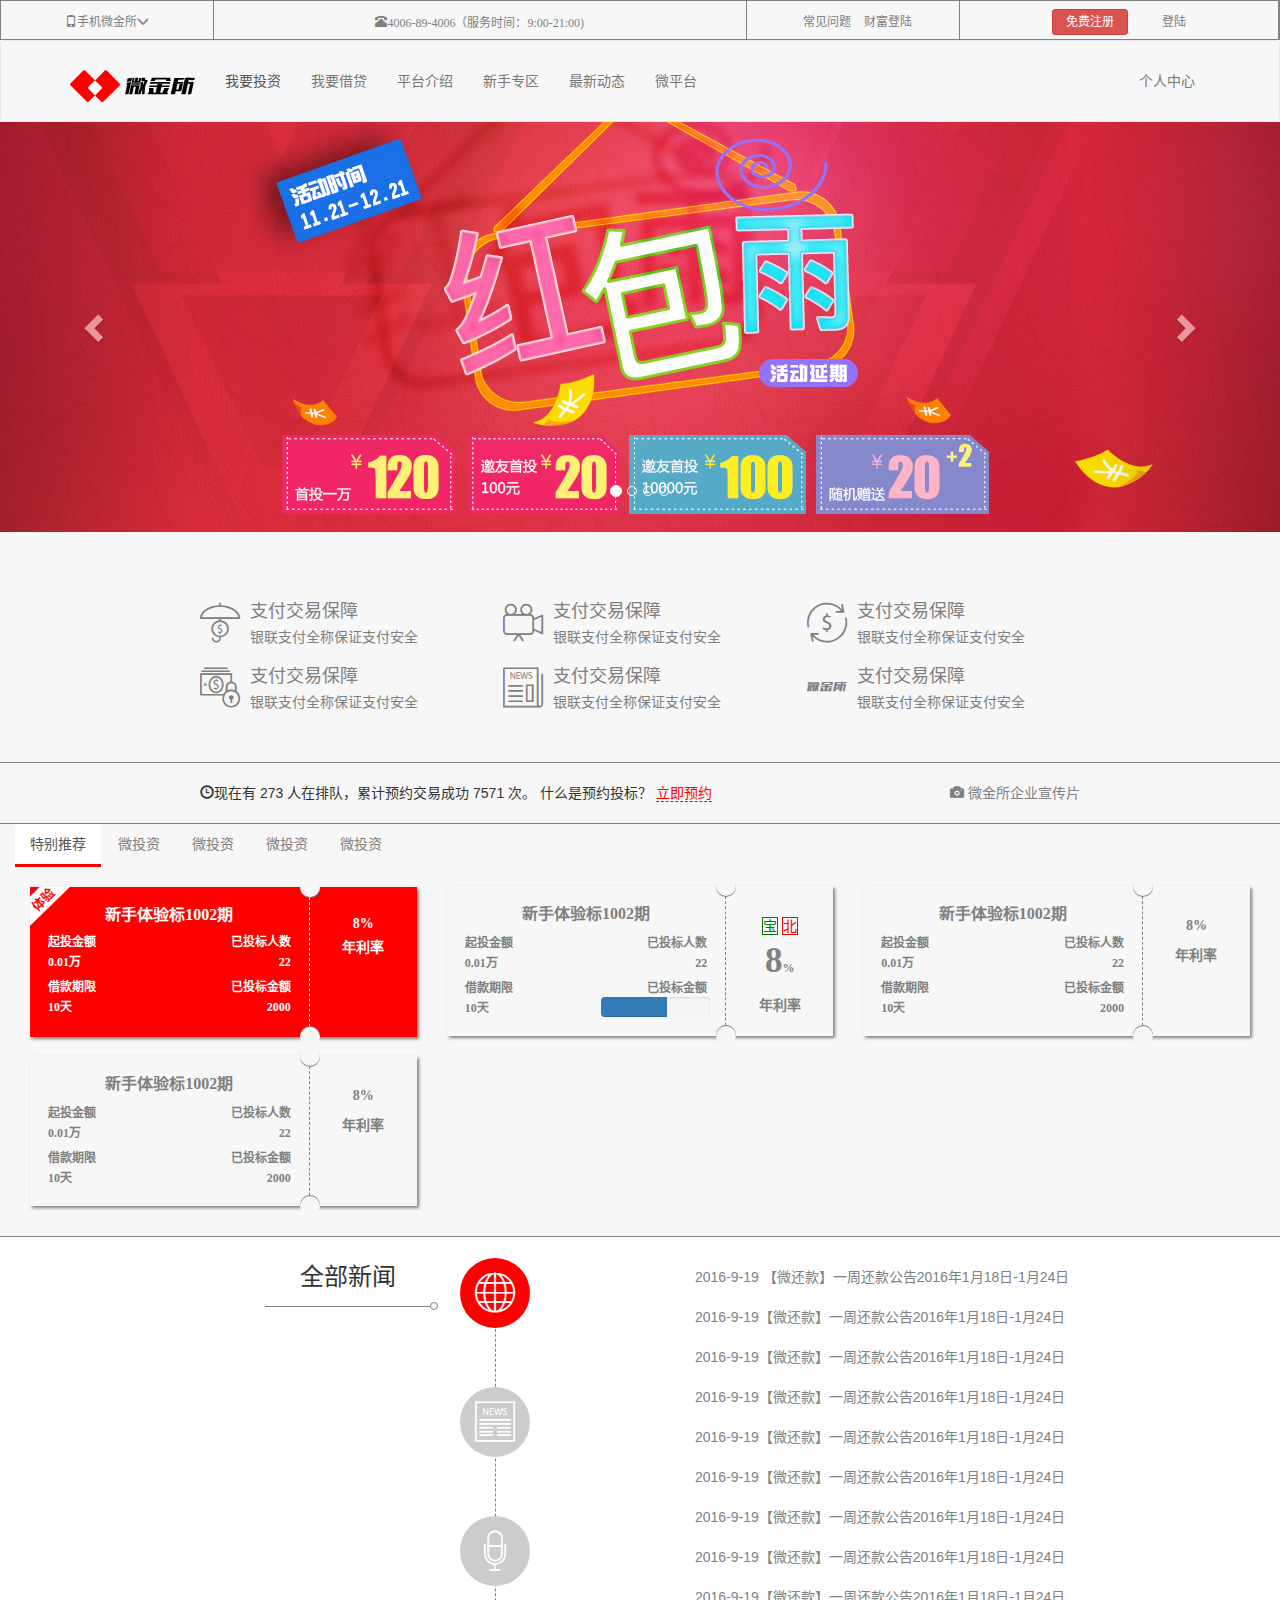
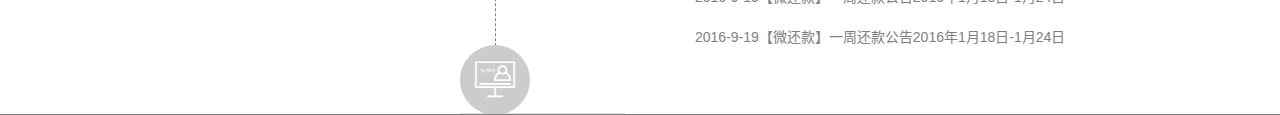
<file: 06.wjs_完成新闻列表.html>
<!DOCTYPE html>
<!-- 网站的语言 是中文 -->
<html lang="zh-CN">

<head>
        <!-- 编码格式是 utf-8 -->
        <meta charset="utf-8">
        <!-- 使用 最新式 ie 内核渲染 
    国内某些 所谓的 双核浏览器 或者是 直接 使用webkit去渲染
    -->
        <meta http-equiv="X-UA-Compatible" content="IE=edge">
        <!-- 视口属性
    没有设置 禁用 用户缩放, 如果有需求可以添加
     -->
        <meta name="viewport" content="width=device-width, initial-scale=1,user-scalable=no">
        <!-- 上述3个meta标签*必须*放在最前面，任何其他内容都*必须*跟随其后！ -->
        <title>bootstrap的模板页</title>
        <!-- Bootstrap -->
        <link href="lib/css/bootstrap.min.css" rel="stylesheet">
        <!-- 
    media queries 媒体查询
 -->
        <!-- HTML5 shim and Respond.js for IE8 support of HTML5 elements and media queries -->
        <!-- WARNING: Respond.js doesn't work if you view the page via file:// -->
        <!-- hack写法 当lt less than 小于 ie9的时候  -->
        <!--[if lt IE 9]>
    <script src="lib/js/html5shiv.js"></script> 
        <script src="lib/js/respond.js"></script>
    <![endif]-->
        <!-- 导入自己的css -->
        <!-- 导入一个 base即可  base中 定义的是 我们的 字体图标-->
        <link rel="stylesheet" type="text/css" href="css/base.css">
        <!--  里面添加了 我们自定义的 导航栏 样式 -->
        <link rel="stylesheet" type="text/css" href="css/wjs.css">
</head>

<body>
        <!-- 顶部的 通栏 -->
        <div class="header hidden-md hidden-sm  hidden-xs ">
                <!-- 通栏的 栅格 -->
                <div class="container-fluid">
                        <div class="row">
                                <!-- 第一个单元格 -->
                                <div class="col-md-2 first">
                                        <a href="javascript:void(0)" class=''><span class='glyphicon glyphicon-phone'></span>手机微金所<span class='glyphicon glyphicon-menu-down'></span>
                        <img src="images/code.jpg" alt="">
                          </a>
                                </div>
                                <!-- 第二个单元格 -->
                                <div class="col-md-5 second">
                                        <a href='#' class='glyphicon glyphicon-phone-alt'>4006-89-4006（服务时间：9:00-21:00)</a>
                                </div>
                                <!-- 第三个单元格 -->
                                <div class="col-md-2 third">
                                        <a href="#">常见问题</a>
                                        <a href="#">财富登陆</a>
                                </div>
                                <div class="col-md-3 fourth">
                                        <a href="" class='btn btn-danger btn-xs'>免费注册</a>
                                        <a href="" class='login'>
                            登陆
                        </a>
                                </div>
                        </div>
                </div>
        </div>
        <!-- 下方的 导航栏 -->
        <nav class="navbar wjs-default">
                <div class="container">
                        <!-- Brand and toggle get grouped for better mobile display -->
                        <div class="navbar-header">
                                <button type="button" class="navbar-toggle collapsed" data-toggle="collapse" data-target="#bs-example-navbar-collapse-1" aria-expanded="false">
                                        <span class="sr-only">Toggle navigation</span>
                                        <span class="icon-bar"></span>
                                        <span class="icon-bar"></span>
                                        <span class="icon-bar"></span>
                                </button>
                                <a class="navbar-brand" href="#">
                                        <span class='wjsfont wjsfont-logo'></span>
                                        <span class='wjsfont wjsfont-name'></span>
                                </a>
                        </div>
                        <!-- Collect the nav links, forms, and other content for toggling -->
                        <div class="collapse navbar-collapse" id="bs-example-navbar-collapse-1">
                                <ul class="nav navbar-nav">
                                        <li class="active"><a href="#">我要投资<span class="sr-only">(current)</span></a></li>
                                        <li><a href="#">我要借贷</a></li>
                                        <li><a href="#">平台介绍</a></li>
                                        <li><a href="#">新手专区</a></li>
                                        <li><a href="#">最新动态</a></li>
                                        <li><a href="#">微平台</a></li>
                                </ul>
                                <ul class="nav navbar-nav navbar-right hidden-sm">
                                        <li><a href="#">个人中心</a></li>
                                </ul>
                        </div>
                        <!-- /.navbar-collapse -->
                </div>
                <!-- /.container-fluid -->
        </nav>
        <!-- 轮播图 -->
        <div id="carousel-example-generic" class="carousel slide" data-ride="carousel">
                <!-- Indicators -->
                <ol class="carousel-indicators">
                        <li data-target="#carousel-example-generic" data-slide-to="0" class="active"></li>
                        <li data-target="#carousel-example-generic" data-slide-to="1"></li>
                        <li data-target="#carousel-example-generic" data-slide-to="2"></li>
                        <li data-target="#carousel-example-generic" data-slide-to="3"></li>
                </ol>
                <!-- Wrapper for slides -->
                <div class="carousel-inner" role="listbox">
                        <div class="item active">
                                <a href="#" class='move-image img01 hidden-xs'></a>
                                <a href="#" class='hidden-sm hidden-md hidden-lg'>
                                        <img src="images/slide_01_640x340.jpg" alt="">
                                </a>
                        </div>
                        <div class="item">
                                <!-- 两套方案  -->
                                <a href="#" class='move-image img02 hidden-xs'></a>
                                <a href="#" class='hidden-sm hidden-md hidden-lg'>
                                        <img src="images/slide_02_640x340.jpg" alt="">
                                </a>
                        </div>
                        <div class="item">
                                <a href="#" class='move-image img03 hidden-xs'></a>
                                <a href="#" class='hidden-sm hidden-md hidden-lg'>
                                        <img src="images/slide_03_640x340.jpg" alt="">
                                </a>
                        </div>
                        <div class="item">
                                <a href="#" class='move-image img04 hidden-xs'></a>
                                <a href="#" class='hidden-sm hidden-md hidden-lg'>
                                        <img src="images/slide_04_640x340.jpg" alt="">
                                </a>
                        </div>
                </div>
                <!-- Controls -->
                <a class="left carousel-control" href="#carousel-example-generic" role="button" data-slide="prev">
                        <span class="glyphicon glyphicon-chevron-left" aria-hidden="true"></span>
                        <span class="sr-only">Previous</span>
                </a>
                <a class="right carousel-control" href="#carousel-example-generic" role="button" data-slide="next">
                        <span class="glyphicon glyphicon-chevron-right" aria-hidden="true"></span>
                        <span class="sr-only">Next</span>
                </a>
        </div>
        <!-- 微金所 信息 -->
        <div class='info'>
                <div class="container">
                        <div class="row">
                                <div class="col-md-4 col-sm-6 hidden-xs item">
                                        <a href='#'>
                                                <div class="media">
                                                        <div class="media-left">
                                                                <span class='wjsfont wjsfont-e901'></span>
                                                        </div>
                                                        <div class="media-body">
                                                                <h4 class="media-heading">支付交易保障</h4> 银联支付全称保证支付安全
                                                        </div>
                                                </div>
                                        </a>
                                </div>
                                <div class="col-md-4 col-sm-6 hidden-xs item">
                                        <a href='#'>
                                                <div class="media">
                                                        <div class="media-left">
                                                                <span class='wjsfont wjsfont-e905'></span>
                                                        </div>
                                                        <div class="media-body">
                                                                <h4 class="media-heading">支付交易保障</h4> 银联支付全称保证支付安全
                                                        </div>
                                                </div>
                                        </a>
                                </div>
                                <div class="col-md-4 col-sm-6 hidden-xs item">
                                        <a href='#'>
                                                <div class="media">
                                                        <div class="media-left">
                                                                <span class='wjsfont wjsfont-e904'></span>
                                                        </div>
                                                        <div class="media-body">
                                                                <h4 class="media-heading">支付交易保障</h4> 银联支付全称保证支付安全
                                                        </div>
                                                </div>
                                        </a>
                                </div>
                                <div class="col-md-4 col-sm-6 hidden-xs item">
                                        <a href='#'>
                                                <div class="media">
                                                        <div class="media-left">
                                                                <span class='wjsfont wjsfont-e903'></span>
                                                        </div>
                                                        <div class="media-body">
                                                                <h4 class="media-heading">支付交易保障</h4> 银联支付全称保证支付安全
                                                        </div>
                                                </div>
                                        </a>
                                </div>
                                <div class="col-md-4 col-sm-6 hidden-xs item">
                                        <a href='#'>
                                                <div class="media">
                                                        <div class="media-left">
                                                                <span class='wjsfont wjsfont-e902'></span>
                                                        </div>
                                                        <div class="media-body">
                                                                <h4 class="media-heading">支付交易保障</h4> 银联支付全称保证支付安全
                                                        </div>
                                                </div>
                                        </a>
                                </div>
                                <div class="col-md-4 col-sm-6 hidden-xs item">
                                        <a href='#'>
                                                <div class="media">
                                                        <div class="media-left">
                                                                <span class='wjsfont wjsfont-name'></span>
                                                        </div>
                                                        <div class="media-body">
                                                                <h4 class="media-heading">支付交易保障</h4> 银联支付全称保证支付安全
                                                        </div>
                                                </div>
                                        </a>
                                </div>
                        </div>
                </div>
        </div>
        <!-- 微金所 的预约信息 -->
        <div class="book">
                <div class='container'>
                        <div class="pull-left">
                                <span class='glyphicon glyphicon-time'></span>现在有 273 人在排队，累计预约交易成功 7571 次。 什么是预约投标？
                                <a href="#" class='bookNow'>立即预约</a>
                        </div>
                        <div class="pull-right hidden-xs">
                                <a href="#" class='movie'>
                                        <span class='glyphicon glyphicon-camera'></span> 微金所企业宣传片
                                </a>
                        </div>
                </div>
        </div>
        <!-- 下方的产品信息 -->
        <div class='wjs_products'>
                <!-- Nav tabs  导航的 部分-->
                <ul class="nav  wjs-tabs" role="tablist">
                        <li role="presentation" class="active"><a href="#product_01" aria-controls="home" role="tab" data-toggle="tab">特别推荐</a></li>
                        <li role="presentation"><a href="#product_02" aria-controls="profile" role="tab" data-toggle="tab">微投资</a></li>
                        <li role="presentation"><a href="#product_03" aria-controls="messages" role="tab" data-toggle="tab">微投资</a></li>
                        <li role="presentation"><a href="#product_04" aria-controls="settings" role="tab" data-toggle="tab">微投资</a></li>
                        <li role="presentation"><a href="#product_05" aria-controls="settings" role="tab" data-toggle="tab">微投资</a></li>
                </ul>
                <!-- Tab panes  内容区块-->
                <div class="tab-content">
                        <div role="tabpanel" class="tab-pane active" id="product_01">
                                <!--  容器 class的选择
                                    固定宽度  container
                                    会跟着 缩放 container-fluid
                          -->
                                <div class="container-fluid">
                                        <div class="row items">
                                                <!-- 第一个盒子 -->
                                                <div class="col-md-4 col-sm-6 col-xs-12 item">
                                                        <a href="#" class='product_box active wjsfont wjsfont-e915'>
                                                                <div class='box_right'>
                                                                        <p>8<span>%</span></p>
                                                                        <p>年利率</p>
                                                                </div>
                                                                <!-- 排位靠前的 标签 先渲染 -->
                                                                <!-- 左边的 盒子 -->
                                                                <div class='box_left'>
                                                                        <h3>新手体验标1002期</h3>
                                                                        <div class="col-xs-6 left_col">
                                                                                <p>起投金额</p>
                                                                                <p>0.01万</p>
                                                                        </div>
                                                                        <div class="col-xs-6 right_col">
                                                                                <p>已投标人数</p>
                                                                                <p>22</p>
                                                                        </div>
                                                                        <div class="col-xs-6 left_col">
                                                                                <p>借款期限</p>
                                                                                <p>10天</p>
                                                                        </div>
                                                                        <div class="col-xs-6 right_col">
                                                                                <p>已投标金额</p>
                                                                                <p>2000</p>
                                                                        </div>
                                                                </div>
                                                        </a>
                                                </div>
                                                <!-- 第二个盒子 -->
                                                <div class="col-md-4 col-sm-6 col-xs-12 item">
                                                        <a href="#" class='product_box  '>
                                                                <div class='box_right'>
                                                                        <div class='popinfo_box'>
                                                                                <span data-toggle="tooltip" data-placement="top" title="我还是个宝宝">宝</span>
                                                                                <span data-toggle="tooltip" data-placement="top" title="北京欢迎你">北</span>
                                                                        </div>
                                                                        <p class='percent'>8<span>%</span></p>
                                                                        <p>年利率</p>
                                                                </div>
                                                                <!-- 排位靠前的 标签 先渲染 -->
                                                                <!-- 左边的 盒子 -->
                                                                <div class='box_left'>
                                                                        <h3>新手体验标1002期</h3>
                                                                        <div class="col-xs-6 left_col">
                                                                                <p>起投金额</p>
                                                                                <p>0.01万</p>
                                                                        </div>
                                                                        <div class="col-xs-6 right_col">
                                                                                <p>已投标人数</p>
                                                                                <p>22</p>
                                                                        </div>
                                                                        <div class="col-xs-6 left_col">
                                                                                <p>借款期限</p>
                                                                                <p>10天</p>
                                                                        </div>
                                                                        <div class="col-xs-6 right_col">
                                                                                <p>已投标金额</p>
                                                                                <div class="progress">
                                                                                        <div class="progress-bar" role="progressbar" aria-valuenow="60" aria-valuemin="0" aria-valuemax="100" style="width: 60%;">
                                                                                                <span class="sr-only">60% Complete</span>
                                                                                        </div>
                                                                                </div>
                                                                        </div>
                                                                </div>
                                                        </a>
                                                </div>
                                                <div class="col-md-4 col-sm-6 col-xs-12 item">
                                                        <a href="#" class='product_box  '>
                                                                <div class='box_right'>
                                                                        <p>8<span>%</span></p>
                                                                        <p>年利率</p>
                                                                </div>
                                                                <!-- 排位靠前的 标签 先渲染 -->
                                                                <!-- 左边的 盒子 -->
                                                                <div class='box_left'>
                                                                        <h3>新手体验标1002期</h3>
                                                                        <div class="col-xs-6 left_col">
                                                                                <p>起投金额</p>
                                                                                <p>0.01万</p>
                                                                        </div>
                                                                        <div class="col-xs-6 right_col">
                                                                                <p>已投标人数</p>
                                                                                <p>22</p>
                                                                        </div>
                                                                        <div class="col-xs-6 left_col">
                                                                                <p>借款期限</p>
                                                                                <p>10天</p>
                                                                        </div>
                                                                        <div class="col-xs-6 right_col">
                                                                                <p>已投标金额</p>
                                                                                <p>2000</p>
                                                                        </div>
                                                                </div>
                                                        </a>
                                                </div>
                                                <div class="col-md-4 col-sm-6 col-xs-12 item">
                                                        <a href="#" class='product_box  '>
                                                                <div class='box_right'>
                                                                        <p>8<span>%</span></p>
                                                                        <p>年利率</p>
                                                                </div>
                                                                <!-- 排位靠前的 标签 先渲染 -->
                                                                <!-- 左边的 盒子 -->
                                                                <div class='box_left'>
                                                                        <h3>新手体验标1002期</h3>
                                                                        <div class="col-xs-6 left_col">
                                                                                <p>起投金额</p>
                                                                                <p>0.01万</p>
                                                                        </div>
                                                                        <div class="col-xs-6 right_col">
                                                                                <p>已投标人数</p>
                                                                                <p>22</p>
                                                                        </div>
                                                                        <div class="col-xs-6 left_col">
                                                                                <p>借款期限</p>
                                                                                <p>10天</p>
                                                                        </div>
                                                                        <div class="col-xs-6 right_col">
                                                                                <p>已投标金额</p>
                                                                                <p>2000</p>
                                                                        </div>
                                                                </div>
                                                        </a>
                                                </div>
                                        </div>
                                </div>
                        </div>
                        <div role="tabpanel" class="tab-pane" id="product_02">2</div>
                        <div role="tabpanel" class="tab-pane" id="product_03">3</div>
                        <div role="tabpanel" class="tab-pane" id="product_04">4</div>
                        <div role="tabpanel" class="tab-pane" id="product_05">5</div>
                </div>
        </div>
        <!--  新闻部分 -->
        <div class="wjs_news">
                <div class="container">
                        <div class="row">
                                <div class='col-md-2 col-md-offset-2'>
                                        <h3>全部新闻</h3>
                                </div>
                                <!-- 栅格2 放置的是 tab标签页 标签栏 -->
                                <div class='col-md-2'>
                                        <div class='tab_line hidden-xs'></div>
                                        <ul class="nav wjs-news-tabs" role="tablist">
                                                <li role="presentation" class="active">
                                                        <a href="#new01" aria-controls="home" role="tab" data-toggle="tab" class='wjsfont wjsfont-new01'></a>
                                                </li>
                                                <li role="presentation">
                                                        <a class='wjsfont wjsfont-new02' href="#new02" aria-controls="profile" role="tab" data-toggle="tab"></a>
                                                </li>
                                                <li role="presentation">
                                                        <a class='wjsfont wjsfont-new03' href="#new03" aria-controls="messages" role="tab" data-toggle="tab"></a>
                                                </li>
                                                <li role="presentation">
                                                        <a class='wjsfont wjsfont-new04' href="#new04" aria-controls="settings" role="tab" data-toggle="tab"></a>
                                                </li>
                                        </ul>
                                </div>
                                <!-- 栅格3 放置的是 tab标签页的 内容 -->
                                <div class='col-md-6'>
                                        <div class="tab-content">
                                                <div role="tabpanel" class="tab-pane active" id="new01">
                                                        <ul>
                                                                <li><a href="#"><span class='hidden-xs'>2016-9-19</span> 【微还款】一周还款公告2016年1月18日-1月24日</a></li>
                                                                <li><a href="#"><span class='hidden-xs'>2016-9-19</span>【微还款】一周还款公告2016年1月18日-1月24日</a></li>
                                                                <li><a href="#"><span class='hidden-xs'>2016-9-19</span>【微还款】一周还款公告2016年1月18日-1月24日</a></li>
                                                                <li><a href="#"><span class='hidden-xs'>2016-9-19</span>【微还款】一周还款公告2016年1月18日-1月24日</a></li>
                                                                <li><a href="#"><span class='hidden-xs'>2016-9-19</span>【微还款】一周还款公告2016年1月18日-1月24日</a></li>
                                                                <li><a href="#"><span class='hidden-xs'>2016-9-19</span>【微还款】一周还款公告2016年1月18日-1月24日</a></li>
                                                                <li><a href="#"><span class='hidden-xs'>2016-9-19</span>【微还款】一周还款公告2016年1月18日-1月24日</a></li>
                                                                <li><a href="#"><span class='hidden-xs'>2016-9-19</span>【微还款】一周还款公告2016年1月18日-1月24日</a></li>
                                                                <li><a href="#"><span class='hidden-xs'>2016-9-19</span>【微还款】一周还款公告2016年1月18日-1月24日</a></li>
                                                                <li><a href="#"><span class='hidden-xs'>2016-9-19</span>【微还款】一周还款公告2016年1月18日-1月24日</a></li>
                                                        </ul>
                                                </div>
                                                <div role="tabpanel" class="tab-pane" id="new02">2</div>
                                                <div role="tabpanel" class="tab-pane" id="new03">3</div>
                                                <div role="tabpanel" class="tab-pane" id="new04">4</div>
                                        </div>
                                </div>
                        </div>
                </div>
        </div>
</body>

</html>
<!-- jQuery (necessary for Bootstrap's JavaScript plugins) bootstrap是基于jq的-->
<script src="lib/js/jquery.min.js"></script>
<!-- Include all compiled plugins (below), or include individual files as needed 导入boot的一些js -->
<script src="lib/js/bootstrap.min.js"></script>
<!-- 导入 我们自定义的 js代码 -->
<script type="text/javascript" src='js/wjs.js'></script>
</file>
<file: css/base.css>
/* 导入 字体文件 */
@font-face {
  font-family: 'wjsfont';
  src: url('../fonts/MiFie-Web-Font.eot');
  src: url('../fonts/MiFie-Web-Font.eot?#iefix') format('embedded-opentype'), 
  url('../fonts/MiFie-Web-Font.woff') format('woff'), 
  url('../fonts/MiFie-Web-Font.ttf') format('truetype'), 
  url('../fonts/MiFie-Web-Font.svg#glyphicons_halflingsregular') format('svg');
}
/* 定义 使用的class */
.wjsfont {
  position: relative;
  top: 1px;
  display: inline-block;
  font-family: 'wjsfont';
  font-style: normal;
  font-weight: normal;
  line-height: 1;
}

.wjsfont-logo::before{
  content: '\e920';
}
.wjsfont-name::before{
  content: '\e921';
}

.wjsfont-e903::before{
  content: '\e903';
}
.wjsfont-e901::before{
  content: '\e901';
}
.wjsfont-e904::before{
  content: '\e904';
}
.wjsfont-e905::before{
  content: '\e905';
}
.wjsfont-e902::before{
  content: '\e902';
}

/* 添加 产品列表的 文字样式 */
.wjsfont-e915::before{
  content:'\e915';
}

.wjsfont-new01::before{
    content: "\e90e";
}
.wjsfont-new02::before{
    content: "\e90f";
}
.wjsfont-new03::before{
    content: "\e910";
}
.wjsfont-new04::before{
    content: "\e911";
}

/* 网页 最下方的 合作单位 */
.wjsfont-partner01::before{
    content:"\e946";
}
.wjsfont-partner02::before{
    content: "\e92f";
}
.wjsfont-partner03::before{
    content: "\e92e";
}
.wjsfont-partner04::before{
    content: "\e92a";
}
.wjsfont-partner05::before{
    content: "\e929";
}
.wjsfont-partner06::before{
    content: "\e931";
}
.wjsfont-partner07::before{
    content: "\e92c";
}
.wjsfont-partner08::before{
    content: "\e92b";
}
.wjsfont-partner09::before{
    content: "\e92d";
}
</file>
<file: css/wjs.css>
body{
  background-color: #f7f7f7;
}
/* 顶部 */
.header{
	height: 40px;
	border: 1px solid gray;
}
.header .container-fluid{
	height: 100%;
}
.header .container-fluid .row{
	height: 100%;
}
.header .container-fluid .row>div{
	height: 100%;
	line-height: 40px;
	border-right: 1px solid gray;
	text-align: center;
}
/* 顶部 栅格1 */
.header .container-fluid .row .first{}
.header .container-fluid .row .first a{
	font-size: 12px;
	color: gray;
	text-decoration: none;
	position: relative;
}
.header .container-fluid .row .first a img{
	display: none;
	position: absolute;
	top: 25px;
	left: -18px;
}
.header .container-fluid .row .first a:hover img{
	display: block;
}

/* 栅格  的第二个*/
.header .container-fluid .row .second{}
.header .container-fluid .row .second a{
	color: gray;
	font-size: 12px;
}

/* 栅格的 第三个 */
.header .container-fluid .row .third{}
.header .container-fluid .row .third a{
	color: gray;
	font-size: 12px;
	margin-left: 10px;
}

/* 栅格的 最后一个 */
.header .container-fluid .row .fourth{}
.header .container-fluid .row .fourth a{
	font-size: 12px;
	color: gray;
	margin: 0px 15px;
}
.header .container-fluid .row .fourth a:first-child{
	color: white;
	padding: 3px 13px;
}


/*  这里写的是 nav的 样式 自定义的 样式 */
.wjs-default {
  border-color: #e7e7e7;
  min-height: 80px;
  margin-bottom: 0px;
}
/* 左侧的 图标 */
.wjs-default .navbar-brand {
  color: #777;
  height: 80px;
  line-height: 50px;
}

/* 为自定义的 字体图标添加样式 */
.wjs-default .navbar-brand .wjsfont-logo{
  color: red;
  font-size: 50px;
  transform: translateY(-15px);
}
.wjs-default .navbar-brand .wjsfont-name{
color: black;
font-size: 70px;
transform: translateY(-5px);
}

.wjs-default .navbar-brand:hover,
.wjs-default .navbar-brand:focus {
  color: #5e5e5e;
  background-color: transparent;
}
.wjs-default .navbar-text {
  color: #777;
}
.wjs-default .navbar-nav > li > a {
  color: #777;
  height: 80px;
  line-height: 50px;
}
.wjs-default .navbar-nav > li > a:hover,
.wjs-default .navbar-nav > li > a:focus {
  color: #333;
  background-color: transparent;
    border-bottom: 3px solid red;
}
.wjs-default .navbar-nav > .active > a,
.wjs-default .navbar-nav > .active > a:hover,
.wjs-default .navbar-nav > .active > a:focus {
  color: #555;
  /* background-color: #e7e7e7; */
  height: 80px;
  line-height: 50px;
  /* border-bottom: 3px solid red; */
}
.wjs-default .navbar-nav > .disabled > a,
.wjs-default .navbar-nav > .disabled > a:hover,
.wjs-default .navbar-nav > .disabled > a:focus {
  color: #ccc;
  background-color: transparent;
}
.wjs-default .navbar-toggle {
  border-color: #ddd;
  margin-top: 25px;
}
.wjs-default .navbar-toggle:hover,
.wjs-default .navbar-toggle:focus {
  background-color: #ddd;
}
.wjs-default .navbar-toggle .icon-bar {
  background-color: #888;
}
.wjs-default .navbar-collapse,
.wjs-default .navbar-form {
  border-color: #e7e7e7;
}
.wjs-default .navbar-nav > .open > a,
.wjs-default .navbar-nav > .open > a:hover,
.wjs-default .navbar-nav > .open > a:focus {
  color: #555;
  background-color: #e7e7e7;
}
@media (max-width: 767px) {
  .wjs-default .navbar-nav .open .dropdown-menu > li > a {
    color: #777;
  }
  .wjs-default .navbar-nav .open .dropdown-menu > li > a:hover,
  .wjs-default .navbar-nav .open .dropdown-menu > li > a:focus {
    color: #333;
    background-color: transparent;
  }
  .wjs-default .navbar-nav .open .dropdown-menu > .active > a,
  .wjs-default .navbar-nav .open .dropdown-menu > .active > a:hover,
  .wjs-default .navbar-nav .open .dropdown-menu > .active > a:focus {
    color: #555;
    background-color: #e7e7e7;
  }
  .wjs-default .navbar-nav .open .dropdown-menu > .disabled > a,
  .wjs-default .navbar-nav .open .dropdown-menu > .disabled > a:hover,
  .wjs-default .navbar-nav .open .dropdown-menu > .disabled > a:focus {
    color: #ccc;
    background-color: transparent;
  }
}
.wjs-default .navbar-link {
  color: #777;
}
.wjs-default .navbar-link:hover {
  color: #333;
}
.wjs-default .btn-link {
  color: #777;
}
.wjs-default .btn-link:hover,
.wjs-default .btn-link:focus {
  color: #333;
}
.wjs-default .btn-link[disabled]:hover,
fieldset[disabled] .wjs-default .btn-link:hover,
.wjs-default .btn-link[disabled]:focus,
fieldset[disabled] .wjs-default .btn-link:focus {
  color: #ccc;
}


/* 微金所 轮播图 样式 */
/* 桌面端的 轮播图片样式 */
.carousel-inner{}
.carousel-inner .item{}
.carousel-inner .item .move-image{
  height: 410px;
  display: block;
  background-repeat: no-repeat;
  background-position: center;
  /* 背景图 跟着 父盒子 缩放 */
  background-size: cover;
}
.carousel-inner .item .move-image.img01{
  background-image: url(../images/slide_01_2000x410.jpg);
}
.carousel-inner .item .move-image.img02{
  background-image: url(../images/slide_02_2000x410.jpg);
}
.carousel-inner .item .move-image.img03{
  background-image: url(../images/slide_03_2000x410.jpg);
}
.carousel-inner .item .move-image.img04{
  background-image: url(../images/slide_04_2000x410.jpg);
}


/* 移动端 */

.carousel-inner .item a{
  display: block;
  width: 100%;
}
.carousel-inner .item a img{
  display: block;
  width: 100%;
}


/* 微金所 信息  */
.info{
  padding: 50px;
}
.info .container{
  max-width: 910px;
}
.info .container .row{}
.info .container .row .item{
  margin-top: 20px;
}
.info .container .row .item a{
  color: gray;
}
.info .container .row .item a:hover{
  color: red;
}
/* 字体图标 */
.info .container .row .item a .wjsfont{
  font-size: 40px;
  /* transform: translateY(-4px); */
}


/* 微金所 预约信息 */
.book{
  border-top: 1px solid gray;
  border-bottom: 1px solid gray;
  padding: 20px;
}
/* 添加最大宽度 */
.book .container{
  max-width: 910px;
}
.book .container  .bookNow{
  color: red;
  border-bottom: 1px dashed red;
  text-decoration: none;
}

.book .container .movie{
  color: gray;
}
.book .container .movie:hover{
  color: red;
}


/* 下方 产品列表的 样式 */
/* 最外层盒子 */
.wjs_products{
    padding: 0px 15px 30px;
}
.  {
  border-bottom: 1px solid #ddd;
  padding: 0 15px;
}
.wjs-tabs > li {
  float: left;
  margin-bottom: -1px;
}
.wjs-tabs > li > a {
  margin-right: 2px;
  line-height: 1.42857143;
/*   border: 1px solid transparent; */
  border-radius: 4px 4px 0 0;
  color: gray;
}
.wjs-tabs > li > a:hover {
  border-color: #eee #eee #ddd;
}
.wjs-tabs > li.active > a,
.wjs-tabs > li.active > a:hover,
.wjs-tabs > li.active > a:focus {
  color: #555;
  cursor: default;
  background-color: #fff;
/*   border: 1px solid #ddd; */
border-bottom: 3px solid red;
/*   border-bottom-color: transparent; */
}
.wjs-tabs.nav-justified {
  width: 100%;
  border-bottom: 0;
}
.wjs-tabs.nav-justified > li {
  float: none;
}
.wjs-tabs.nav-justified > li > a {
  margin-bottom: 5px;
  text-align: center;
}
.wjs-tabs.nav-justified > .dropdown .dropdown-menu {
  top: auto;
  left: auto;
}
@media (min-width: 768px) {
  .wjs-tabs.nav-justified > li {
    display: table-cell;
    width: 1%;
  }
  .wjs-tabs.nav-justified > li > a {
    margin-bottom: 0;
  }
}
.wjs-tabs.nav-justified > li > a {
  margin-right: 0;
  border-radius: 4px;
}
.wjs-tabs.nav-justified > .active > a,
.wjs-tabs.nav-justified > .active > a:hover,
.wjs-tabs.nav-justified > .active > a:focus {
  border: 1px solid #ddd;
}
@media (min-width: 768px) {
  .wjs-tabs.nav-justified > li > a {
    border-bottom: 1px solid #ddd;
    border-radius: 4px 4px 0 0;
  }
  .wjs-tabs.nav-justified > .active > a,
  .wjs-tabs.nav-justified > .active > a:hover,
  .wjs-tabs.nav-justified > .active > a:focus {
    border-bottom-color: #fff;
  }
}

/* 产品标签页 */
.items{}
.items .item{
  /* border: 1px solid #0094ff; */
}


/* 产品标签页 内容中 的 a标签们 */
.product_box{
  margin-top: 20px;
  display: block;
  box-shadow: 2px 2px  3px gray;
  height: 150px;
  width: 100%;
  /* 禁用 下划线 */
  text-decoration: none;
}
.product_box:hover{
   text-decoration: none;
}
.product_box.active{
    background-color: red;
}

/* 产品标签页 内部的 左右两个 小盒子 */
.product_box .box_left{
overflow: hidden;
}
.product_box .box_right{
  float: right;
  height: 100%;
  width: 108px;
}

/* 产品 标签页 左边盒子的 内容样式 */
/* active 特殊样式 */
.product_box.active .box_left h3{
    color: white;
}
.product_box .box_left h3{
  color: gray;
  text-align: center;
  font-size: 16px;
  line-height: 16px;
  font-family: "微软雅黑";
  height: 16px;
  overflow: hidden;
  font-weight: 900;
}
.product_box.active .box_left p{
color: white;
}
.product_box .box_left p{
  color: gray;
  font-size: 12px;
  margin: 0px;
  padding: 3px;
  height: 20px;
  overflow: hidden;
    font-weight: 900;
    font-family: '微软雅黑';
}

.product_box .box_left .col-xs-6{
  margin-bottom: 5px;
}
.product_box .box_left .col-xs-6.left_col{
  text-align: left;
}
.product_box .box_left .col-xs-6.right_col{
  text-align: right;
}

/* 右边的盒子 */
.product_box.active .box_right{
    border-left: 1px dashed white;
}
.product_box .box_right{
  padding-top: 30px;
  border-left: 1px dashed gray;
  position: relative;
}
.product_box.active .box_right p{
  color: white;
}
.product_box .box_right p{
  text-align: center;
  color: gray;
  font-family: "微软雅黑";
  font-weight: 900;
}
.product_box .box_right .percent{
font-size: 35px;
font-weight: 900;
}
.product_box .box_right .percent span{
  font-size: 12px;
}

/* 右边盒子 通过伪元素   实现 上下的 圆角效果*/
.product_box .box_right::before{
  content: '';
  position: absolute;
  width: 20px;
  height: 20px;
  background-color: #f7f7f7;
  border-radius: 10px;
  top: -10px;
  left: -10px;
  box-shadow: 0px 1px 0px gray;
}
.product_box .box_right::after{
    content: '';
  position: absolute;
  width: 20px;
  height: 20px;
  background-color: #f7f7f7;
  border-radius: 10px;
  bottom: -10px;
  left: -10px;
    box-shadow: 0px -1px 0px gray;
}

/* 产品盒子 的 伪元素 */
.product_box::before{
  font-size: 40px;
  color: white;
  position: absolute;
}

/* 为 a标签 内部的 右边的 盒子 中的 弹框 div 写样式 */
.product_box .popinfo_box{
  text-align: center;
}
.product_box .popinfo_box span:first-child{
color: green;
border: 1px solid green;
}
/* 找到 此种 类型的 最后一个 */
.product_box .popinfo_box span:last-of-type{
color: red;
border: 1px solid red;
}

/* wsj-新闻的 样式 */
.wjs_news{
  border-top: 1px solid gray;
  border-bottom: 1px solid gray;
  background-color: white;
}
.wjs_news .row{}

.wjs_news .row>div{
  /* border: 1px solid #0094ff; */
}

/* h3标签的 新闻 */
.wjs_news .row .col-md-offset-2 h3{
  text-align: center;
  line-height: 40px;
  height: 50px;
  border-bottom: 1px solid gray;
  position: relative;
}

.wjs_news .row .col-md-offset-2 h3::before{
  content: '';
  position: absolute;
  width: 8px;
  height: 8px;
  border: 1px solid gray;
  border-radius: 4px;
  bottom: -4px;
  right: -8px;
}


/* 新闻列表 下方的 标签页 样式 */
.wjs-news-tabs {
  border-bottom: 1px solid #ddd;
  margin-top: 20px;
}
.wjs-news-tabs > li {
  float: left; 
  margin-bottom: -1px;
  width: 100%;
}

/* 添加媒体 查询的 代码 让 li标签 在指定的 屏幕宽度下 为25%的宽度 即可 */
@media screen and (max-width: 768px){
          .wjs-news-tabs > li {
          width: 25%;
        }
}

.wjs-news-tabs > li > a {
  margin-right: 2px;
  line-height: 1.42857143;
  margin-bottom: 60px;
  width: 70px;
  height: 70px;
  border-radius: 35px;
  line-height: 50px;
  text-align: center;
  background-color: #ccc;
  font-size: 40px;
  color: white;
}

/* 为 最后一个 li标签 下放的 a标签 取出 margin-bottom */
.wjs-news-tabs > li:last-child > a{
  margin-bottom: 0px;
}

.wjs-news-tabs > li > a:hover {
  /* border-color: #eee #eee #ddd; */
  background-color: red;
}
.wjs-news-tabs > li.active > a,
.wjs-news-tabs > li.active > a:hover,
.wjs-news-tabs > li.active > a:focus {
  cursor: default;
  background-color: red;
  color: white;
}
.wjs-news-tabs.nav-justified {
  width: 100%;
  border-bottom: 0;
}
.wjs-news-tabs.nav-justified > li {
  float: none;
}
.wjs-news-tabs.nav-justified > li > a {
  margin-bottom: 5px;
  text-align: center;
}
.wjs-news-tabs.nav-justified > .dropdown .dropdown-menu {
  top: auto;
  left: auto;
}
@media (min-width: 768px) {
  .wjs-news-tabs.nav-justified > li {
    display: table-cell;
    width: 1%;
  }
  .wjs-news-tabs.nav-justified > li > a {
    margin-bottom: 0;
  }
}
.wjs-news-tabs.nav-justified > li > a {
  margin-right: 0;
  border-radius: 4px;
}
.wjs-news-tabs.nav-justified > .active > a,
.wjs-news-tabs.nav-justified > .active > a:hover,
.wjs-news-tabs.nav-justified > .active > a:focus {
  border: 1px solid #ddd;
}
@media (min-width: 768px) {
  .wjs-news-tabs.nav-justified > li > a {
    border-bottom: 1px solid #ddd;
    border-radius: 4px 4px 0 0;
  }
  .wjs-news-tabs.nav-justified > .active > a,
  .wjs-news-tabs.nav-justified > .active > a:hover,
  .wjs-news-tabs.nav-justified > .active > a:focus {
    border-bottom-color: #fff;
  }
}

/* 新闻列表 栅格2 下面的 线段 */
.wjs_news .col-md-2{
  overflow: hidden;
}
.wjs_news .tab_line{
  height: 100%;
  width: 1px;
  border-left: 1px dashed gray;
  position: absolute;
  top: 22px;
  left: 50px;
}

/* 新闻列表 栅格3 下面的 ul标签样式 */
.wjs_news .col-md-6{}
.wjs_news .col-md-6 ul{
  list-style: none;
  margin-top: 20px;
}
.wjs_news .col-md-6 ul li{
  padding: 10px 0;
}
.wjs_news .col-md-6 ul li a{
  color: gray;
}

/* 微金所 最下方 合作单位的 */
.friend_company{
  text-align: center;
}
.friend_company h3{
  text-align: center;
}
.friend_company ul{
  list-style: none;
  display: inline-block;
}
.friend_company ul li{
  float: left;
  padding: 0 20px;
}
.friend_company ul li a{
  font-size: 70px;
  color: gray;
  text-decoration: none;
}
</file>
